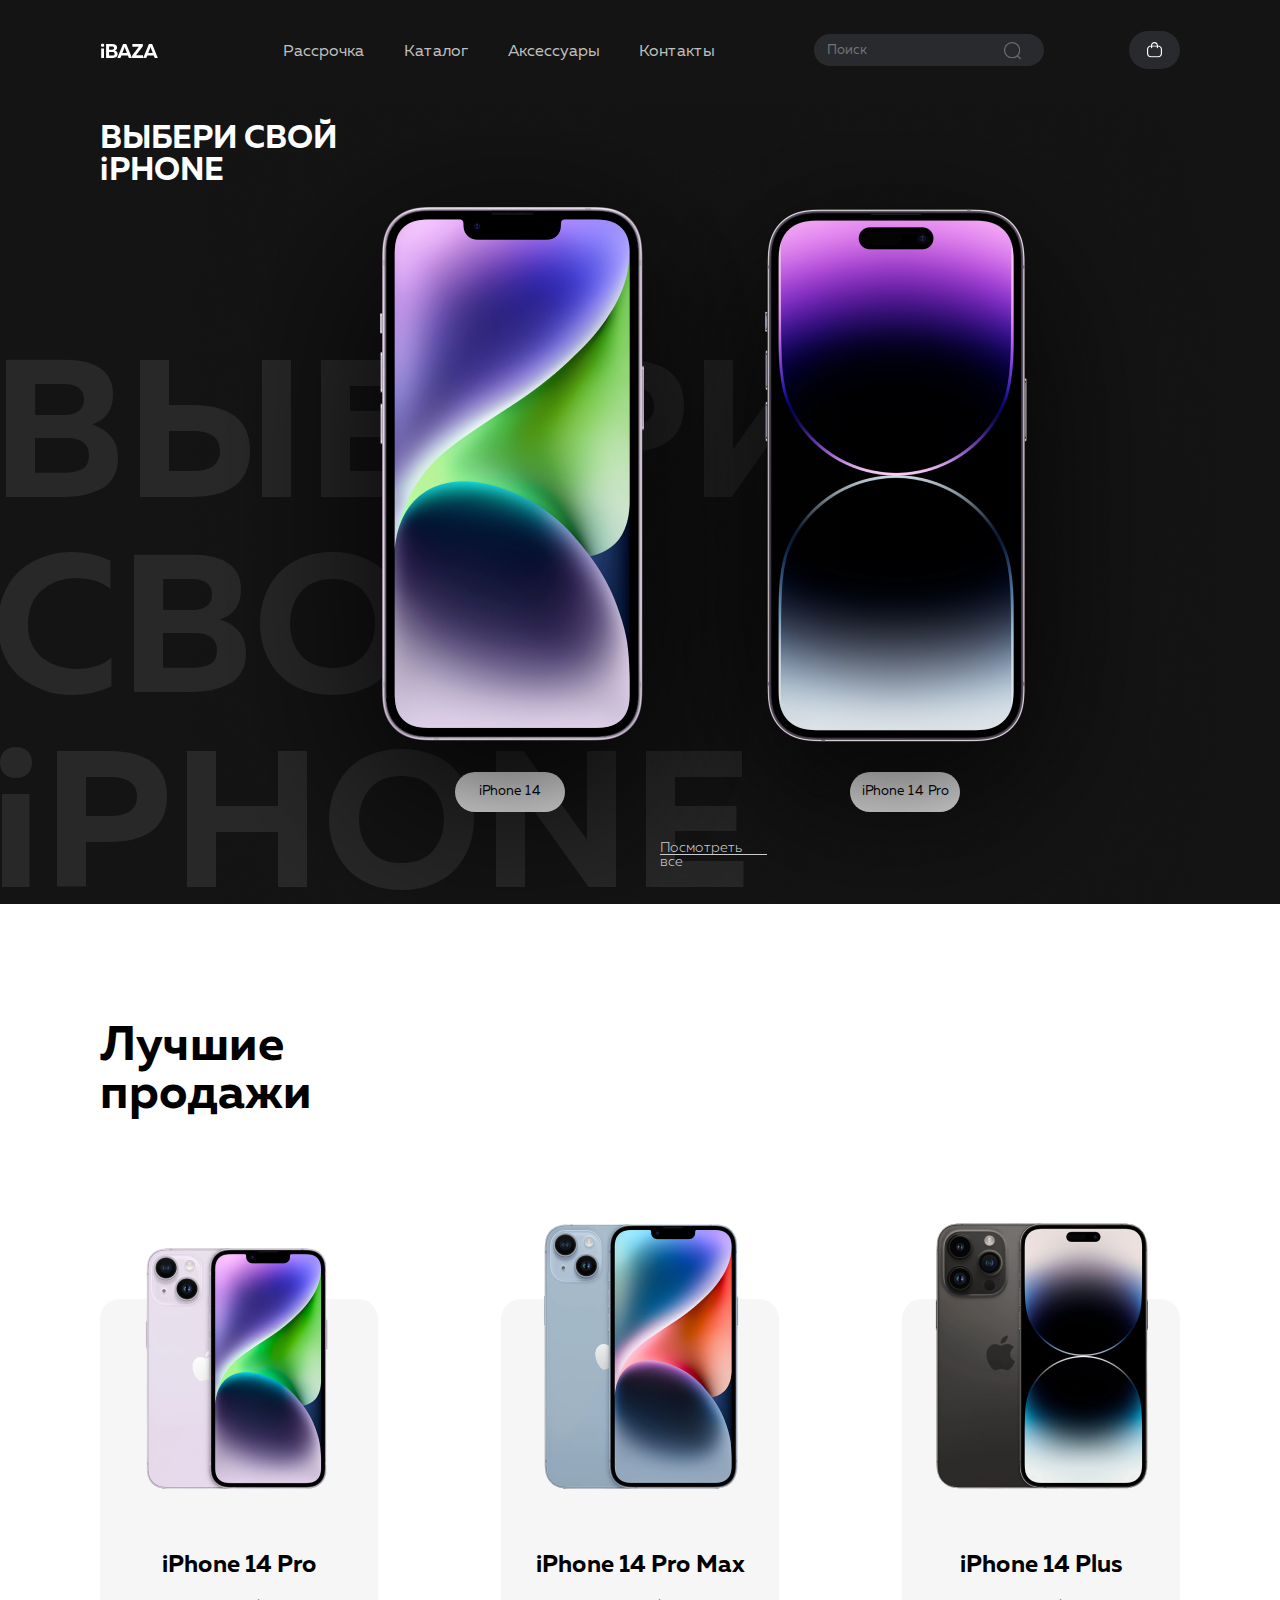
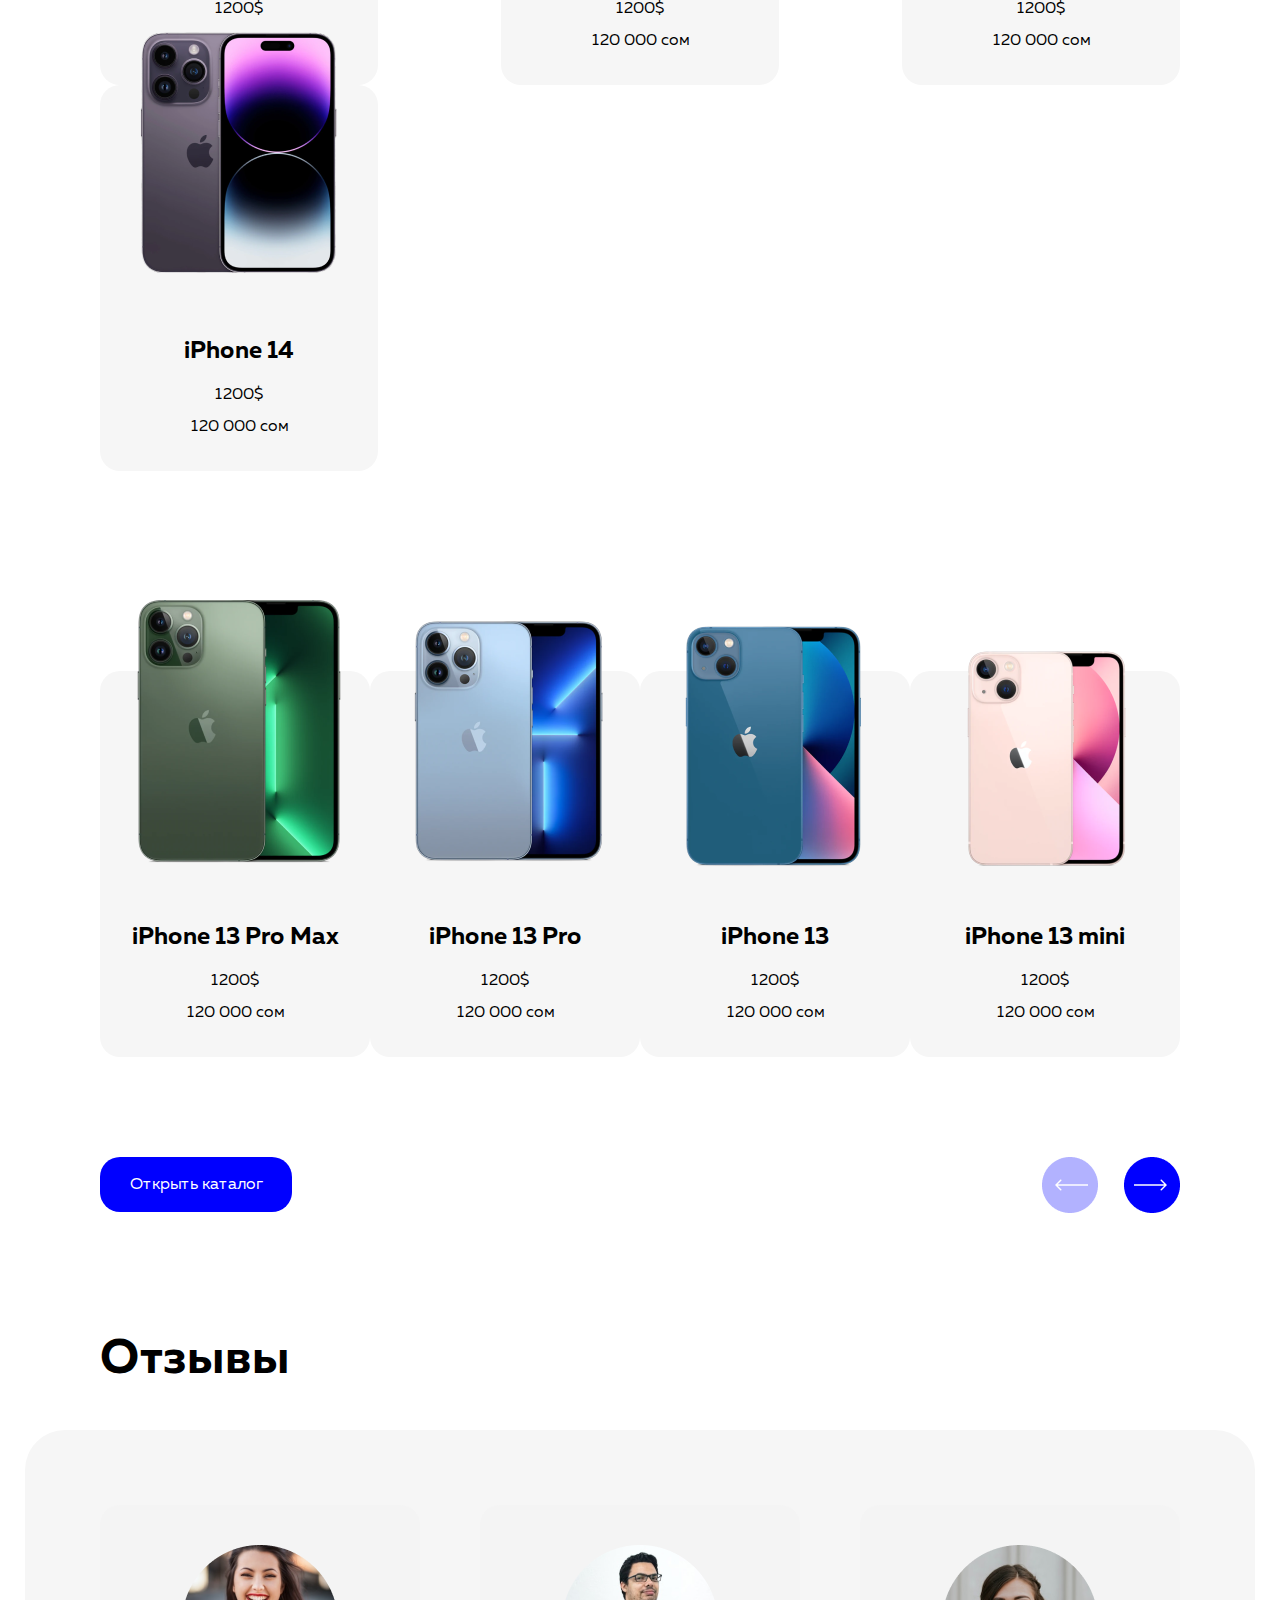
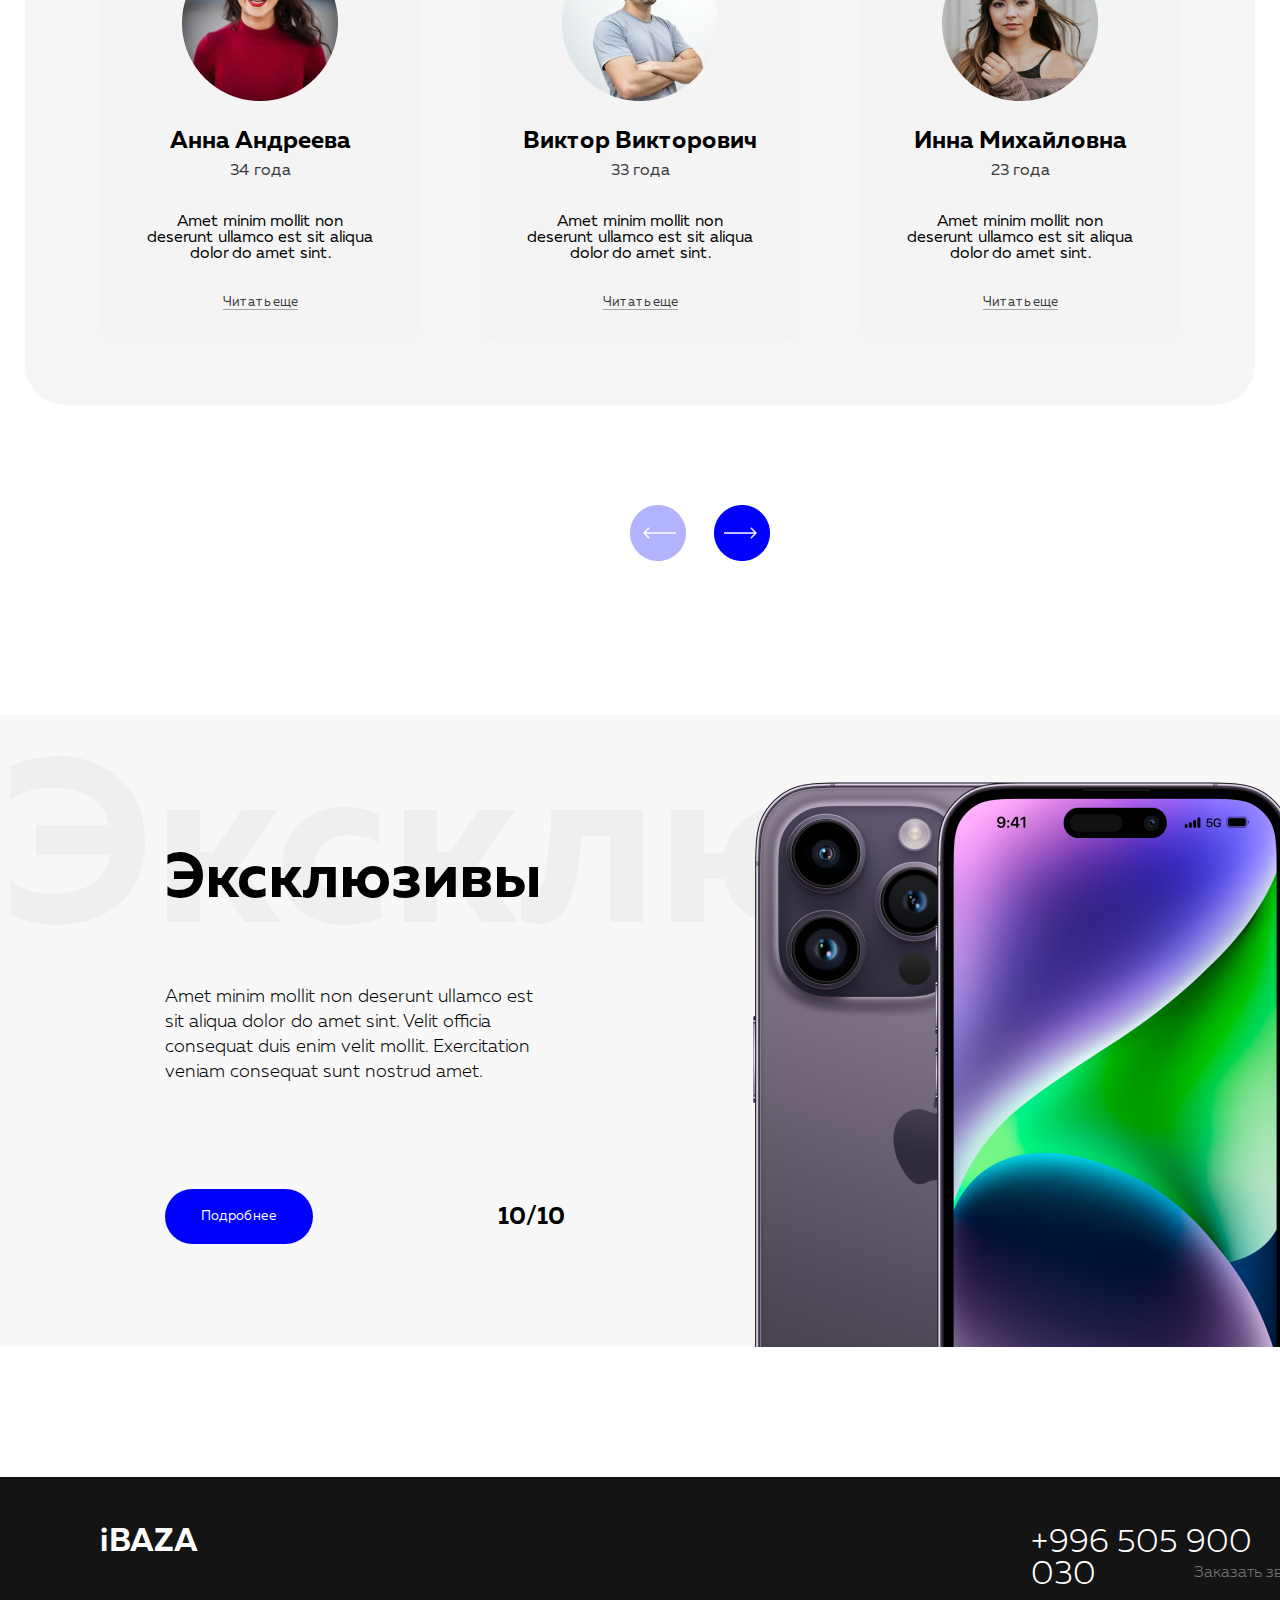
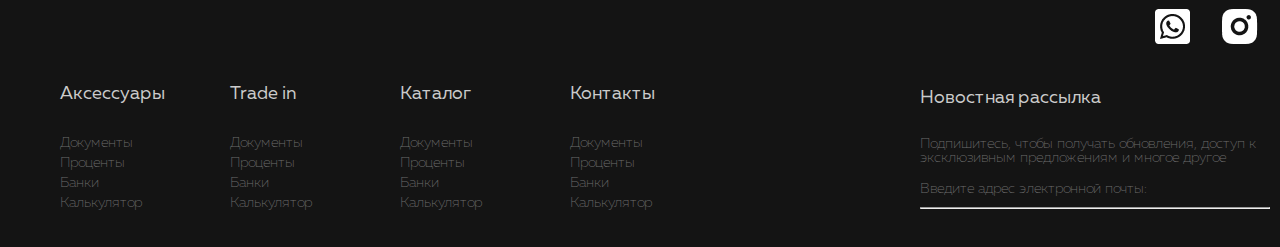
<file: index.html>
<!DOCTYPE html>
<html lang="en">
  <head>
    <meta charset="UTF-8" />
    <meta name="viewport" content="width=device-width" />
    <link rel="stylesheet" href="style.css" />
    <title>IBAZA</title>
  </head>
  <head>
    <link rel="shortcut icon" href="png-apple-logo-9707.png" type="image/png" />
  </head>
  <body>
    <header>
      <div class="container">
        <div class="logo5">
          <a href="#"> <img src="iBAZA.svg" alt="" /> </a>
        </div>

        <nav class="navbar-wrap">
          <ul class="navbar">
            <li><a href="#">Рассрочка </a></li>
            <li><a href="/index2.html">Каталог </a></li>
            <li><a href="#">Аксессуары </a></li>
            <li><a href="#">Контакты </a></li>
          </ul>
        </nav>

        <div class="poisk">
          <input type="text" placeholder=" Поиск" />
          <img class="poisk__svg" src="Search.svg" alt="" />
        </div>
        <div class="logo7">
          <a href="#"> <img src="Корзина.svg" alt="" /> </a>
        </div>
        <button1 class="mobile">
          <img src="Group 79.png" alt="" />
        </button1>
      </div>
    </header>
    <div class="container-1">
      <div class="logo-1">
        <h1>ВЫБЕРИ СВОЙ iPHONE</h1>
      </div>
      <div class="textIP">
        <h2>ВЫБЕРИ СВОЙ iPHONE</h2>
      </div>
      <div class="img">
        <div class="img1"><img class="imgk" src="iPhone 14.png" alt="" /></div>

        <div class="img2"><img src="iPhone 14 Pro.png" alt="" /></div>
      </div>
      <!-- <div class="arrow">
        <img src="Arrow - Left Circle.png" alt="">
        <img class="arrow1" src="Arrow - Right Circle.png" alt="">
      </div> -->
      <div class="buttton_flex">
        <div><button>iPhone 14</button></div>
        <div><button class="iphone_flex">iPhone 14 Pro</button></div>
      </div>
      <div class="see">
        <a href=""> <h1>Посмотреть все</h1> </a>
      </div>
    </div>
    <div class="container-2">
      <div class="best">
        <h1>Лучшие продажи</h1>
      </div>

      <div class="box">
        <div class="box9">
          <div class="imgz">
            <img
              src="/img/iphone-14-finish-select-202209-6-1inch-purple.png"
              alt=""
            />
          </div>
          <h3>iPhone 14 Pro</h3>
          <p>1200$</p>
          <p>120 000 сом</p>
        </div>
        <div class="box1">
          <div class="imgz1">
            <img
              src="img/iphone-14-finish-select-202209-6-7inch-blue.png"
              alt=""
            />
          </div>
          <h3>iPhone 14 Pro Max</h3>
          <p>1200$</p>
          <p>120 000 сом</p>
        </div>
        <div class="box1">
          <div class="imgz11">
            <img
              src="/img/iphone-14-pro-finish-select-202209-6-7inch-spaceblack_Qjv0Azl.png"
              alt=""
            />
          </div>
          <h3>iPhone 14 Plus</h3>
          <p>1200$</p>
          <p>120 000 сом</p>
        </div>
        <div class="box1">
          <div class="imgz">
            <img
              src="img/iphone-14-pro-storage-select-202209-6-1inch-deeppurple_Zck3C2R.png"
              alt=""
            />
          </div>
          <h3>iPhone 14</h3>
          <p>1200$</p>
          <p>120 000 сом</p>
        </div>
      </div>

      <div class="boxz">
        <div class="box2">
          <div class="imgz2">
            <img src="img/iphone-13-pro-max-green-select.png" alt="" />
          </div>
          <h3>iPhone 13 Pro Max</h3>
          <p>1200$</p>
          <p>120 000 сом</p>
        </div>
        <div class="box2">
          <div class="imgz3">
            <img src="img/iphone-13-pro-blue-select.png" alt="" />
          </div>

          <h3>iPhone 13 Pro</h3>
          <p>1200$</p>
          <p>120 000 сом</p>
        </div>
        <div class="box2">
          <div class="imgz3">
            <img src="img/iphone-13-blue-select-2021_QT6ur4J.png" alt="" />
          </div>

          <h3>iPhone 13</h3>
          <p>1200$</p>
          <p>120 000 сом</p>
        </div>
        <div class="box2">
          <div class="imgz4">
            <img src="img/iphone-13-mini-pink-select-2021.png" alt="" />
          </div>

          <h3>iPhone 13 mini</h3>
          <p>1200$</p>
          <p>120 000 сом</p>
        </div>
      </div>
      <div class="button1">
        <div><button>Открыть каталог</button></div>
        <div class="strel"><img src="Стрелки.png" alt="" /></div>
      </div>
    </div>
    <div class="container-3">
      <div class="best"><h1>Отзывы</h1></div>
      <div class="box3">
        <div class="box-3">
          <div class="boxed1">
            <img src="img1/Ellipse 5 (1).png" alt="" />
            <h3>Анна Андреева</h3>
            <p2>34 года</p2>
            <div class="texted">
              <p>
                Amet minim mollit non deserunt ullamco est sit aliqua dolor do
                amet sint.
              </p>
              <p1>Читать еще</p1>
            </div>
          </div>
        </div>
        <div class="box-4">
          <div class="boxed1">
            <img src="img1/Ellipse 5 (2).png" alt="" />
            <h3>Виктор Викторович</h3>
            <p2>33 года</p2>
            <div class="texted">
              <p>
                Amet minim mollit non deserunt ullamco est sit aliqua dolor do
                amet sint.
              </p>
              <p1>Читать еще</p1>
            </div>
          </div>
        </div>
        <div class="box-4">
          <div class="boxed1">
            <img src="img1/Ellipse 5 (3).png" alt="" />
            <h3>Инна Михайловна</h3>
            <p2>23 года</p2>
            <div class="texted">
              <p>
                Amet minim mollit non deserunt ullamco est sit aliqua dolor do
                amet sint.
              </p>
              <p1>Читать еще</p1>
            </div>
          </div>
        </div>
      </div>
      <div class="png2">
        <a href="#"><img src="png/Group 168.png" alt="" /></a>
        <a href="#"><img src="png/Group 169.png" alt="" /></a>
      </div>
    </div>
    <div class="container-4">
      <h5>Эксклюзивы</h5>
      <h4>Эксклюзивы</h4>
      <p>
        Amet minim mollit non deserunt ullamco est sit aliqua dolor do amet
        sint. Velit officia consequat duis enim velit mollit. Exercitation
        veniam consequat sunt nostrud amet.
      </p>
      <div class="button2">
        <button>Подробнее</button>
        <h9>10/10</h9>
      </div>
      <div class="iphonimg">
        <img src="iPhone 14 pro free mockup 1.png" alt="" />
      </div>
    </div>
    <footer>
      <div class="container-5">
        <div class="logo1">
          <h1>iBAZA</h1>
          <div class="number">
            <h2>+996 505 900 030</h2>
            <p>Заказать звонок</p>
            <div class="arrow-1"></div>
          </div>
        </div>
        <div class="futimg">
          <img src="fut/Vector.png" alt="" />
          <img src="fut/Vector (1).png" alt="" />
          <img src="fut/Vector (2).png" alt="" />
        </div>
        <div class="boxing1">
          <div class="boxing">
            <h6>Аксессуары</h6>
            <p9>Документы</p9>
            <p9>Проценты</p9>
            <p9>Банки</p9>
            <p9>Калькулятор</p9>
          </div>
          <div class="boxing">
            <h6>Trade in</h6>
            <p9>Документы</p9>
            <p9>Проценты</p9>
            <p9>Банки</p9>
            <p9>Калькулятор</p9>
          </div>
          <div class="boxing">
            <h6>Каталог</h6>
            <p9>Документы</p9>
            <p9>Проценты</p9>
            <p9>Банки</p9>
            <p9>Калькулятор</p9>
          </div>
          <div class="boxing">
            <h6>Контакты</h6>
            <p9>Документы</p9>
            <p9>Проценты</p9>
            <p9>Банки</p9>
            <p9>Калькулятор</p9>
          </div>
        </div>
        <div class="boxing2">
          <div class="boxing3">
            <h6>Новостная рассылка</h6>
            <p>
              Подпишитесь, чтобы получать обновления, доступ к эксклюзивным
              предложениям и многое другое
            </p>
            <p9>Введите адрес электронной почты:</p9>
            <hr />
          </div>
        </div>
      </div>
    </footer>
  </body>
</html>
</file>
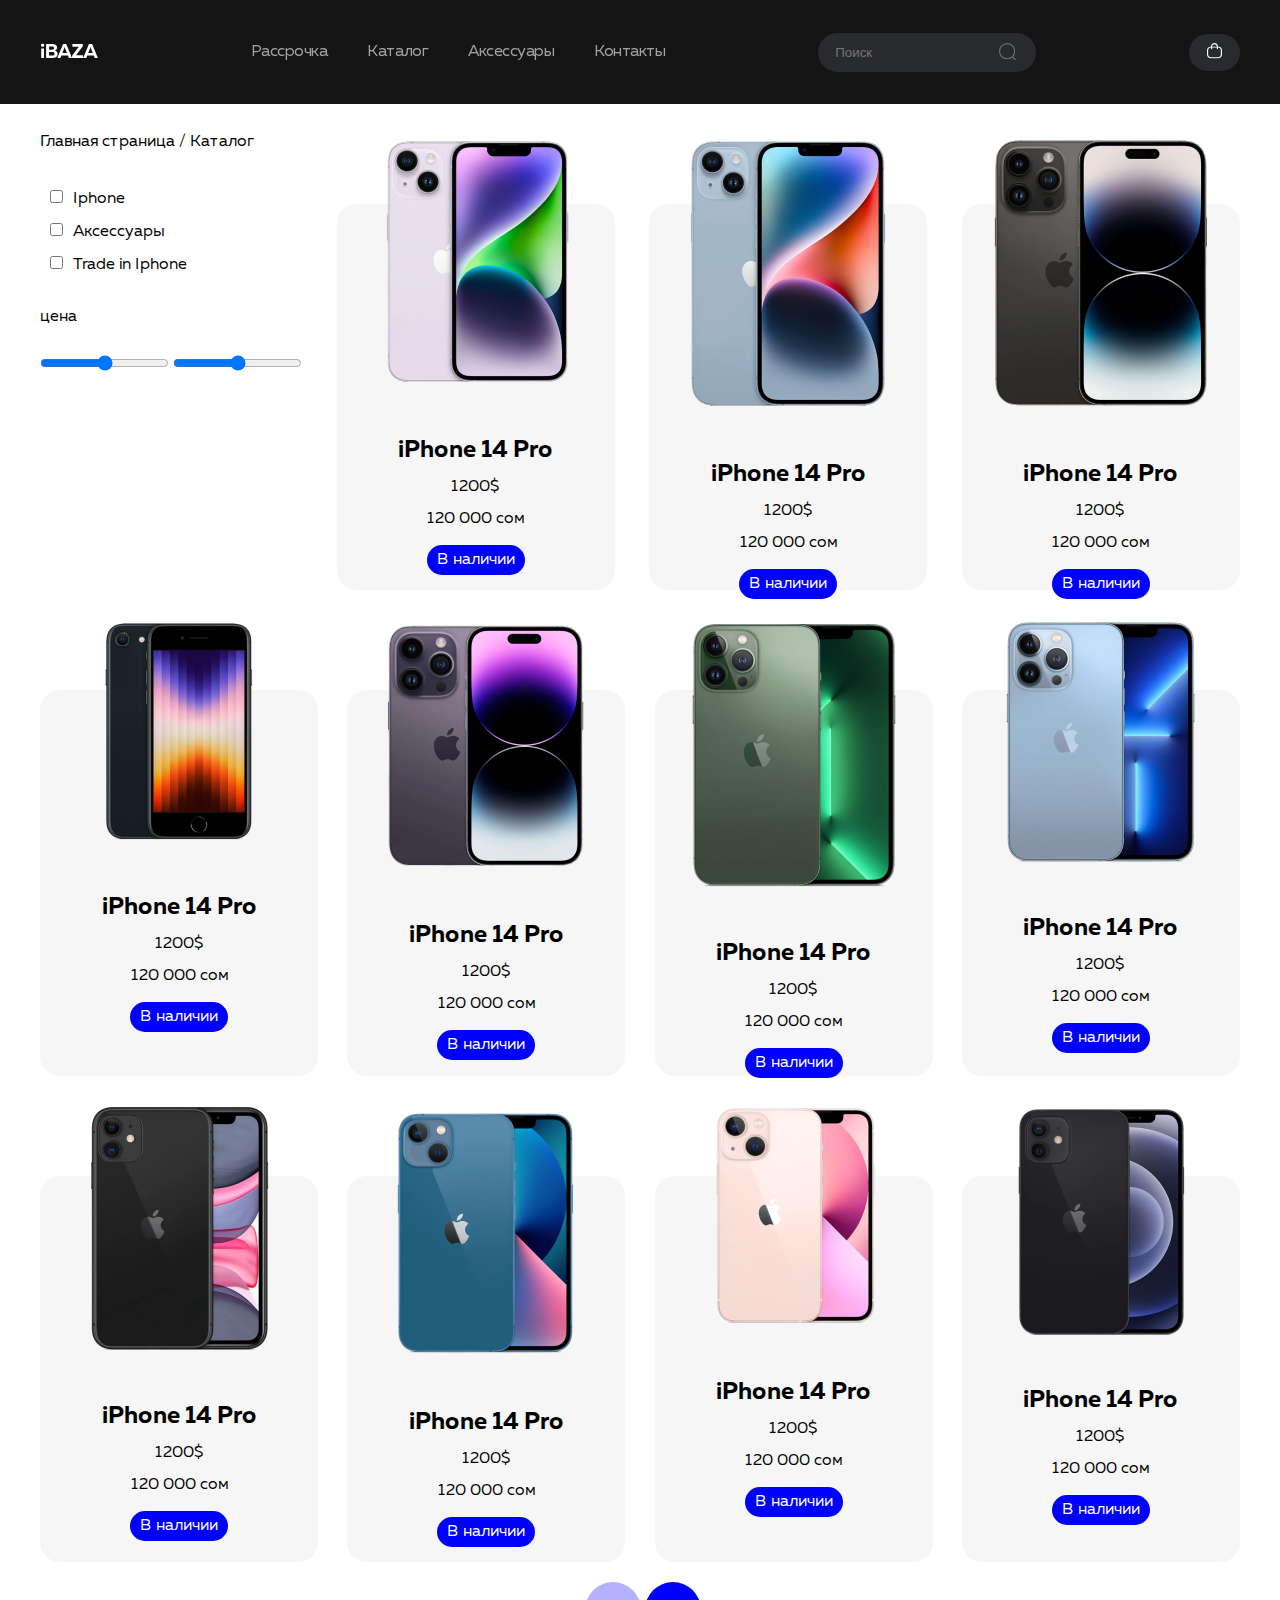
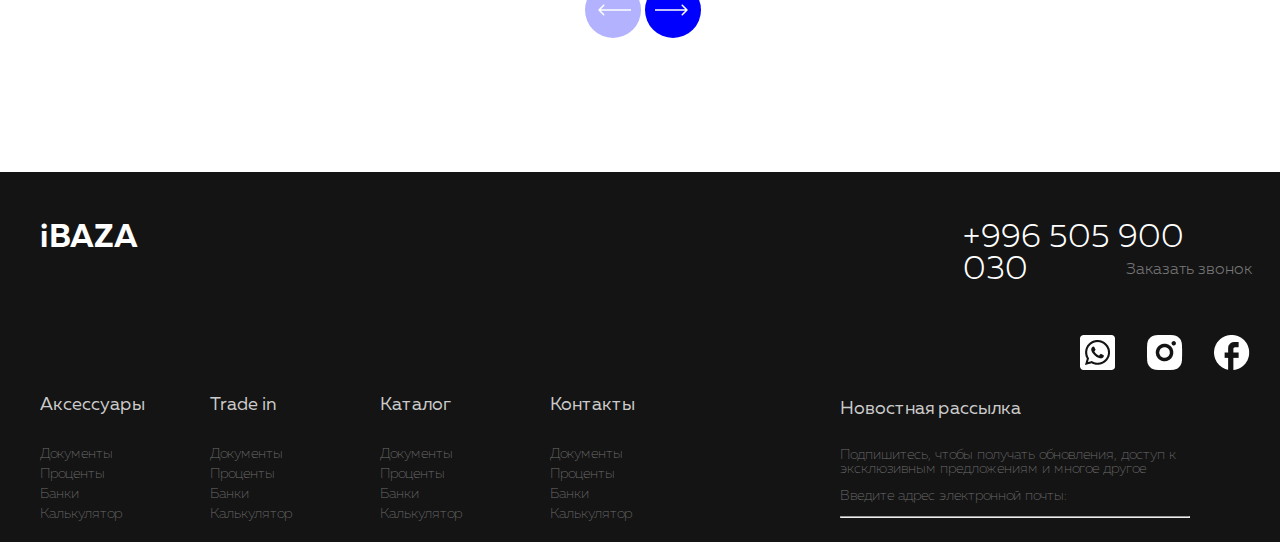
<file: index2.html>
<!DOCTYPE html>
<html lang="en">
  <head>
    <meta charset="UTF-8" />
    <meta name="viewport" content="width=device-width, initial-scale=1.0" />
    <link rel="stylesheet" href="main.css" />
    <title>Catalog</title>
  </head>
  <body>
    <header>
      <div class="container">
        <div class="logo">
          <img src="iBAZA.svg" alt="" />
        </div>
        <nav class="desktop">
          <li>Рассрочка</li>
          <li>Каталог</li>
          <li>Аксессуары</li>
          <li>Контакты</li>
        </nav>
        <div class="search desktop">
          <input type="text" placeholder="Поиск" />
        </div>
        <button>
          <img src="Bag 2.svg" alt="" />
        </button>
        <button class="mobile">
          <img src="Group 79.png" alt="" />
        </button>
      </div>
    </header>

    <main>
      <div class="container">
        <div class="filter">
          <p>Главная страница / Каталог</p>
          <form action="">
            <input type="checkbox" class="chek" name="" id="chek" /><label
              for="chek"
              >Iphone</label
            >
            <br />
            <input type="checkbox" class="chek" name="" id="chek1" /><label
              for="chek1"
              >Аксессуары</label
            >
            <br />
            <input type="checkbox" class="chek" name="" id="chek2" /><label
              for="chek2"
              >Trade in Iphone</label
            >
          </form>
          <div>
            <p>цена</p>
            <input type="range" name="" id="" />
            <input type="range" name="" id="" />
          </div>
        </div>
        <div class="ramka">
          <img
            src="iphone-14-finish-select-202209-6-1inch-purple (1).png"
            alt=""
          />
          <h3>iPhone 14 Pro</h3>
          <p>1200$</p>
          <p>120 000 сом</p>
          <span class="yes">В наличии</span>
        </div>
        <div class="ramka">
          <img
            src="/iphonee/iphone-14-finish-select-202209-6-7inch-blue (1).png"
            alt=""
          />
          <h3>iPhone 14 Pro</h3>
          <p>1200$</p>
          <p>120 000 сом</p>
          <span class="yes">В наличии</span>
        </div>
        <div class="ramka">
          <img
            src="/iphonee/iphone-14-pro-finish-select-202209-6-7inch-spaceblack_Qjv0Azl (1).png"
            alt=""
          />
          <h3>iPhone 14 Pro</h3>
          <p>1200$</p>
          <p>120 000 сом</p>
          <span class="yes">В наличии</span>
        </div>
        <div class="ramka">
          <img
            src="/iphonee/iphone-14-pro-storage-select-202209-6-1inch-deeppurple_Zck3C2R (1).png"
            alt=""
          />
          <h3>iPhone 14 Pro</h3>
          <p>1200$</p>
          <p>120 000 сом</p>
          <span class="yes">В наличии</span>
        </div>
        <div class="ramka">
          <img
            src="/iphonee/iphone-14-pro-storage-select-202209-6-1inch-deeppurple_Zck3C2R (2).png"
            alt=""
          />
          <h3>iPhone 14 Pro</h3>
          <p>1200$</p>
          <p>120 000 сом</p>
          <span class="yes">В наличии</span>
        </div>
        <div class="ramka">
          <img src="/iphonee/iphone-13-pro-max-green-select (1).png" alt="" />
          <h3>iPhone 14 Pro</h3>
          <p>1200$</p>
          <p>120 000 сом</p>
          <span class="yes">В наличии</span>
        </div>
        <div class="ramka">
          <img src="/iphonee/iphone-13-pro-blue-select (1).png" alt="" />
          <h3>iPhone 14 Pro</h3>
          <p>1200$</p>
          <p>120 000 сом</p>
          <span class="yes">В наличии</span>
        </div>
        <div class="ramka">
          <img
            src="/iphonee/iphone-14-pro-storage-select-202209-6-1inch-deeppurple_Zck3C2R (3).png"
            alt=""
          />
          <h3>iPhone 14 Pro</h3>
          <p>1200$</p>
          <p>120 000 сом</p>
          <span class="yes">В наличии</span>
        </div>
        <div class="ramka">
          <img
            src="iphonee/iphone-13-blue-select-2021_QT6ur4J (1).png"
            alt=""
          />
          <h3>iPhone 14 Pro</h3>
          <p>1200$</p>
          <p>120 000 сом</p>
          <span class="yes">В наличии</span>
        </div>
        <div class="ramka">
          <img src="iphonee/iphone-13-mini-pink-select-2021 (1).png" alt="" />
          <h3>iPhone 14 Pro</h3>
          <p>1200$</p>
          <p>120 000 сом</p>
          <span class="yes">В наличии</span>
        </div>
        <div class="ramka">
          <img src="iphonee/12-Black 1.png" alt="" />
          <h3>iPhone 14 Pro</h3>
          <p>1200$</p>
          <p>120 000 сом</p>
          <span class="yes">В наличии</span>
        </div>
        <div class="kurs">
          <img src="Group 168.svg" alt="" />
          <img src="Group 169.svg" alt="" />
        </div>
      </div>
    </main>
    <footer>
      <div class="container">
        <div class="logo1">
          <h1>iBAZA</h1>
          <div class="number">
            <h2>+996 505 900 030</h2>
            <p>Заказать звонок</p>
            <div class="arrow-1"></div>
          </div>
        </div>
        <div class="futimg">
          <img src="fut/Vector.png" alt="" />
          <img src="fut/Vector (1).png" alt="" />
          <img src="fut/Vector (2).png" alt="" />
        </div>
        <div class="boxing1">
          <div class="boxing">
            <h6>Аксессуары</h6>
            <p9>Документы</p9>
            <p9>Проценты</p9>
            <p9>Банки</p9>
            <p9>Калькулятор</p9>
          </div>
          <div class="boxing">
            <h6>Trade in</h6>
            <p9>Документы</p9>
            <p9>Проценты</p9>
            <p9>Банки</p9>
            <p9>Калькулятор</p9>
          </div>
          <div class="boxing">
            <h6>Каталог</h6>
            <p9>Документы</p9>
            <p9>Проценты</p9>
            <p9>Банки</p9>
            <p9>Калькулятор</p9>
          </div>
          <div class="boxing">
            <h6>Контакты</h6>
            <p9>Документы</p9>
            <p9>Проценты</p9>
            <p9>Банки</p9>
            <p9>Калькулятор</p9>
          </div>
        </div>
        <div class="boxing2">
          <div class="boxing3">
            <h6>Новостная рассылка</h6>
            <p>
              Подпишитесь, чтобы получать обновления, доступ к эксклюзивным
              предложениям и многое другое
            </p>
            <p9>Введите адрес электронной почты:</p9>
            <hr />
          </div>
        </div>
      </div>
    </footer>
  </body>
</html>
</file>
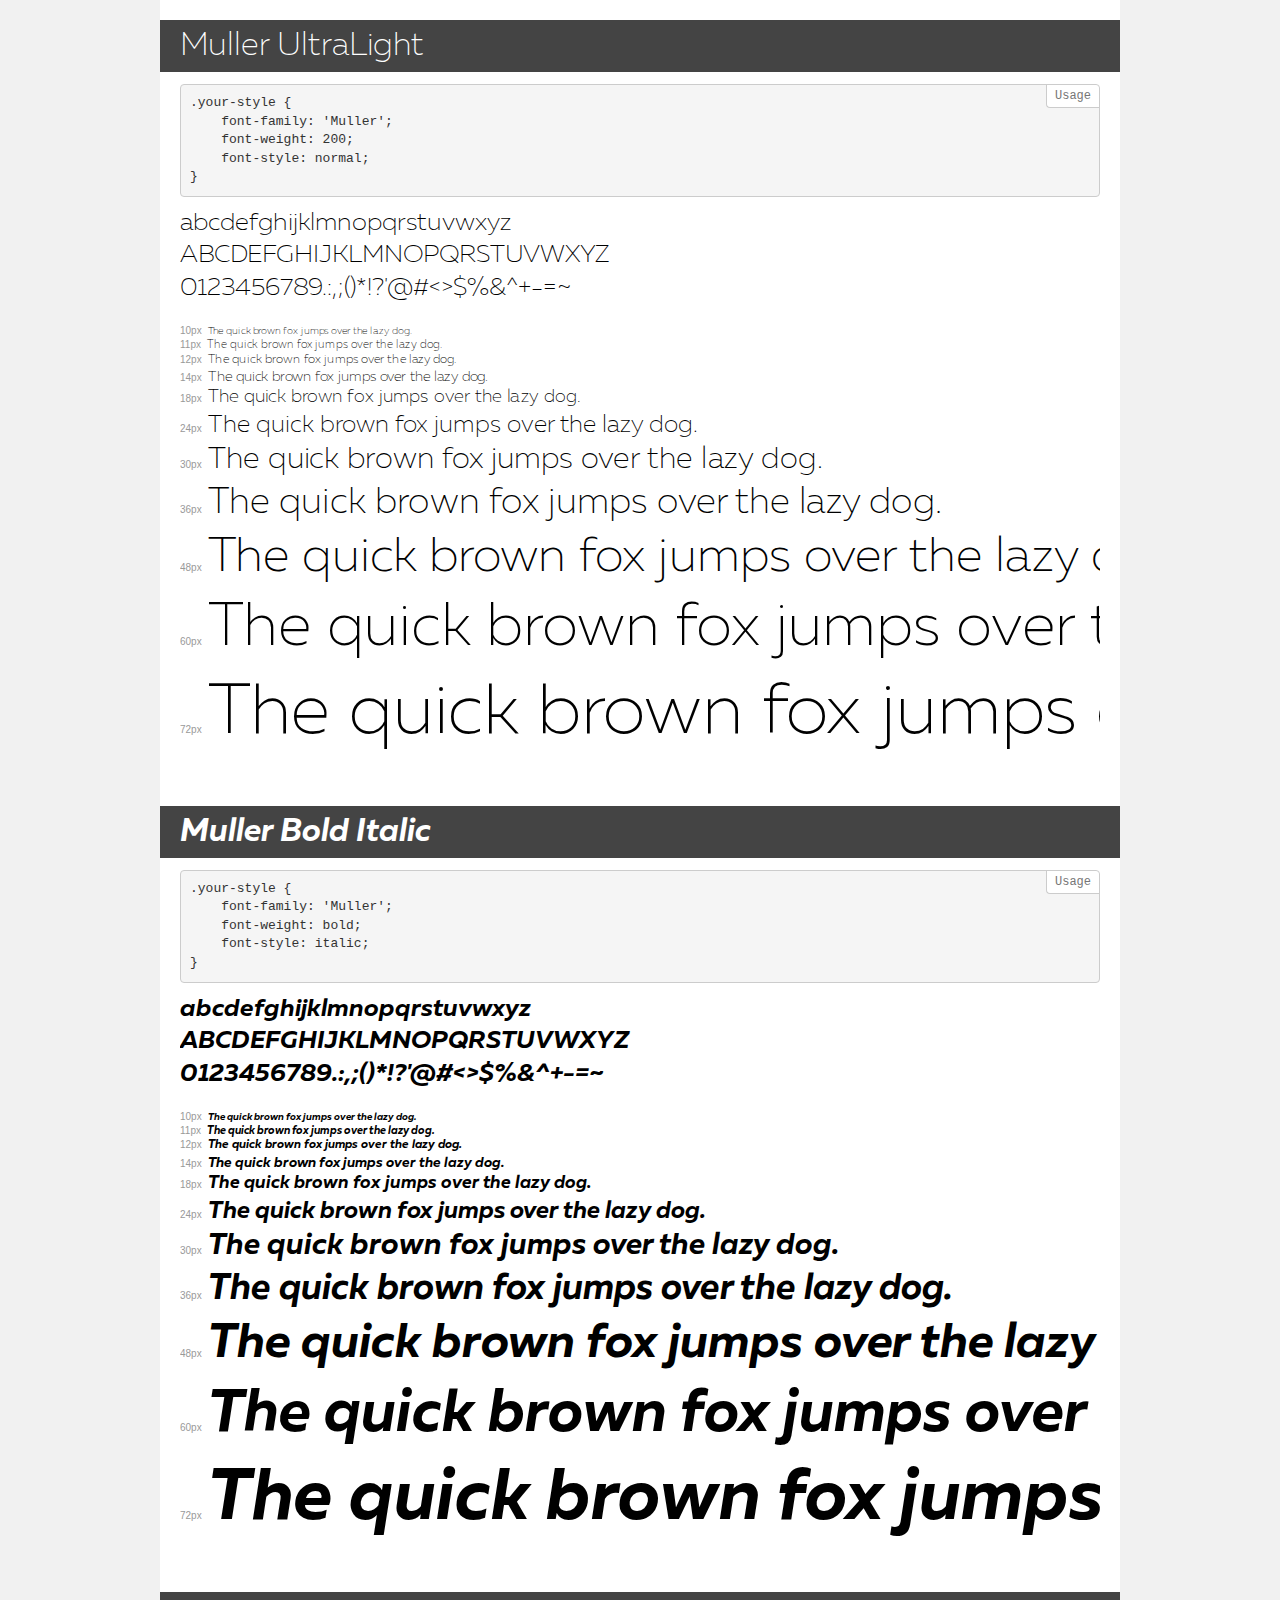
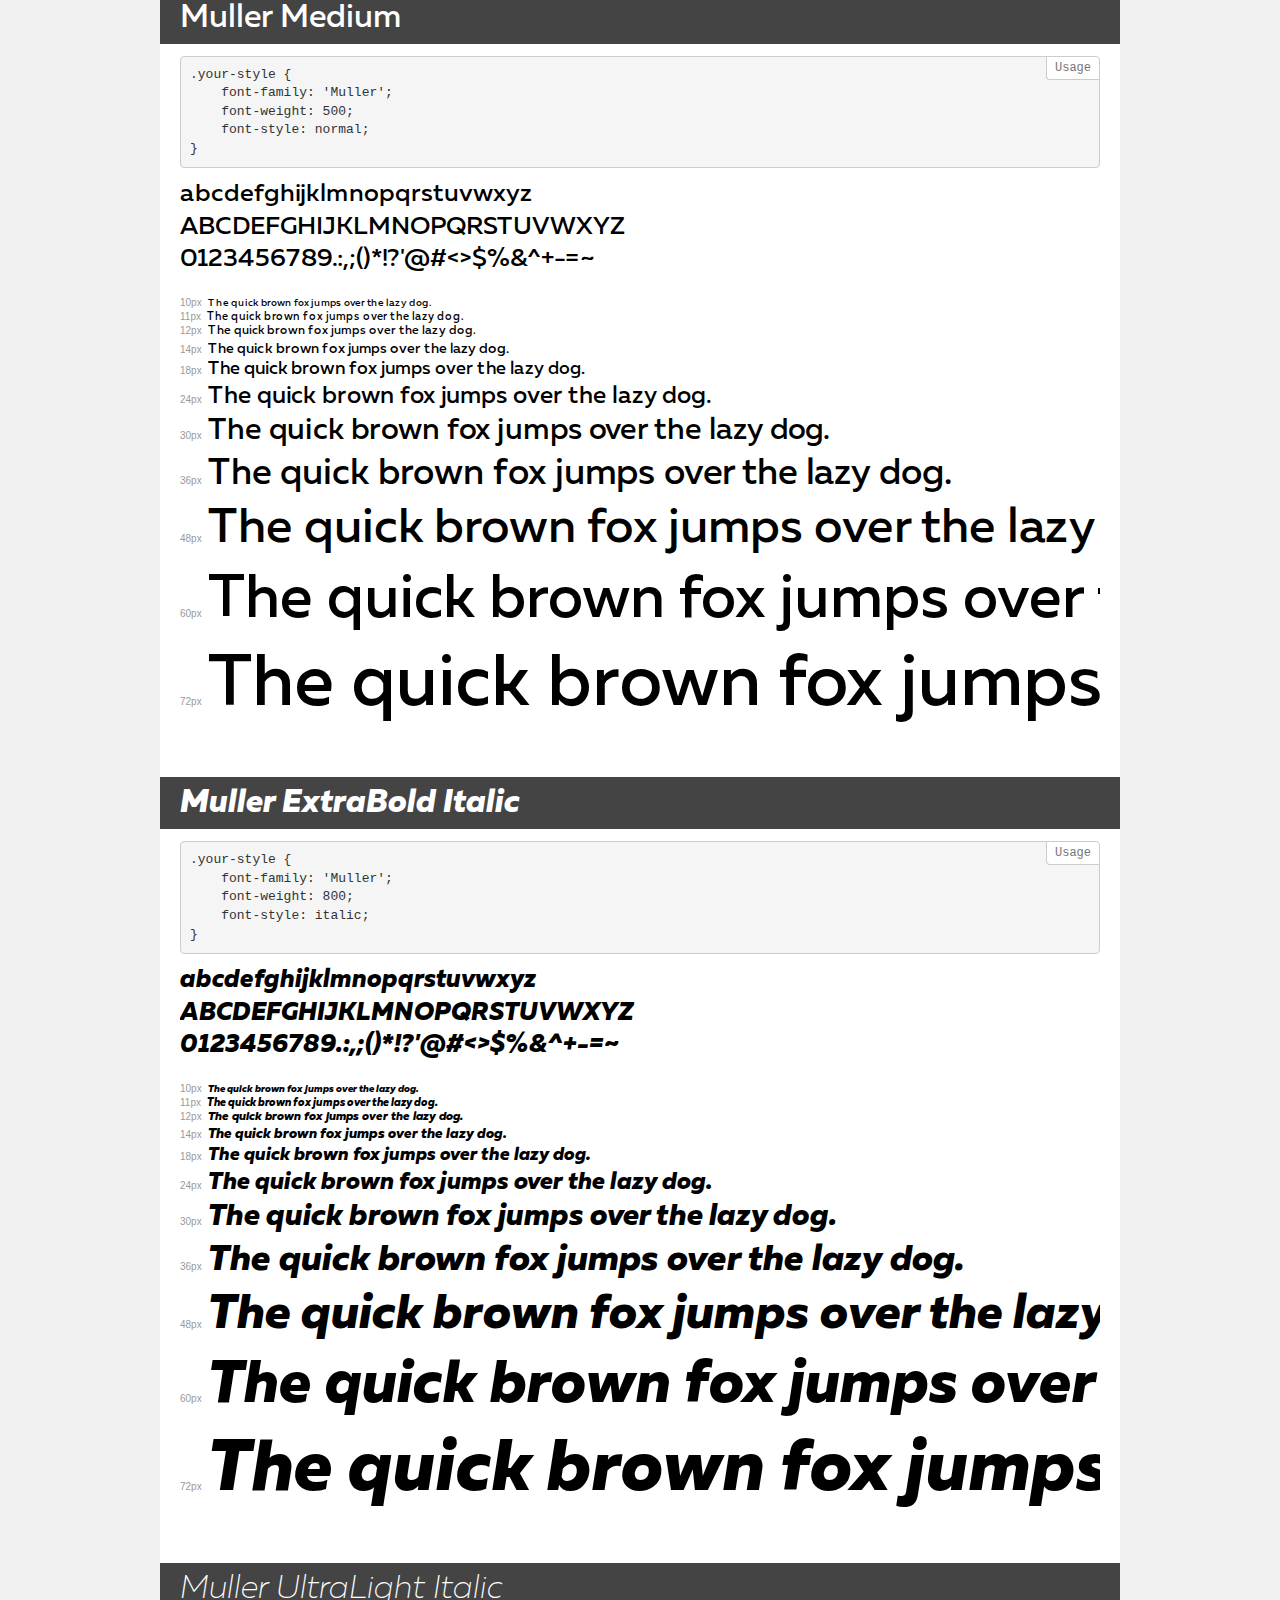
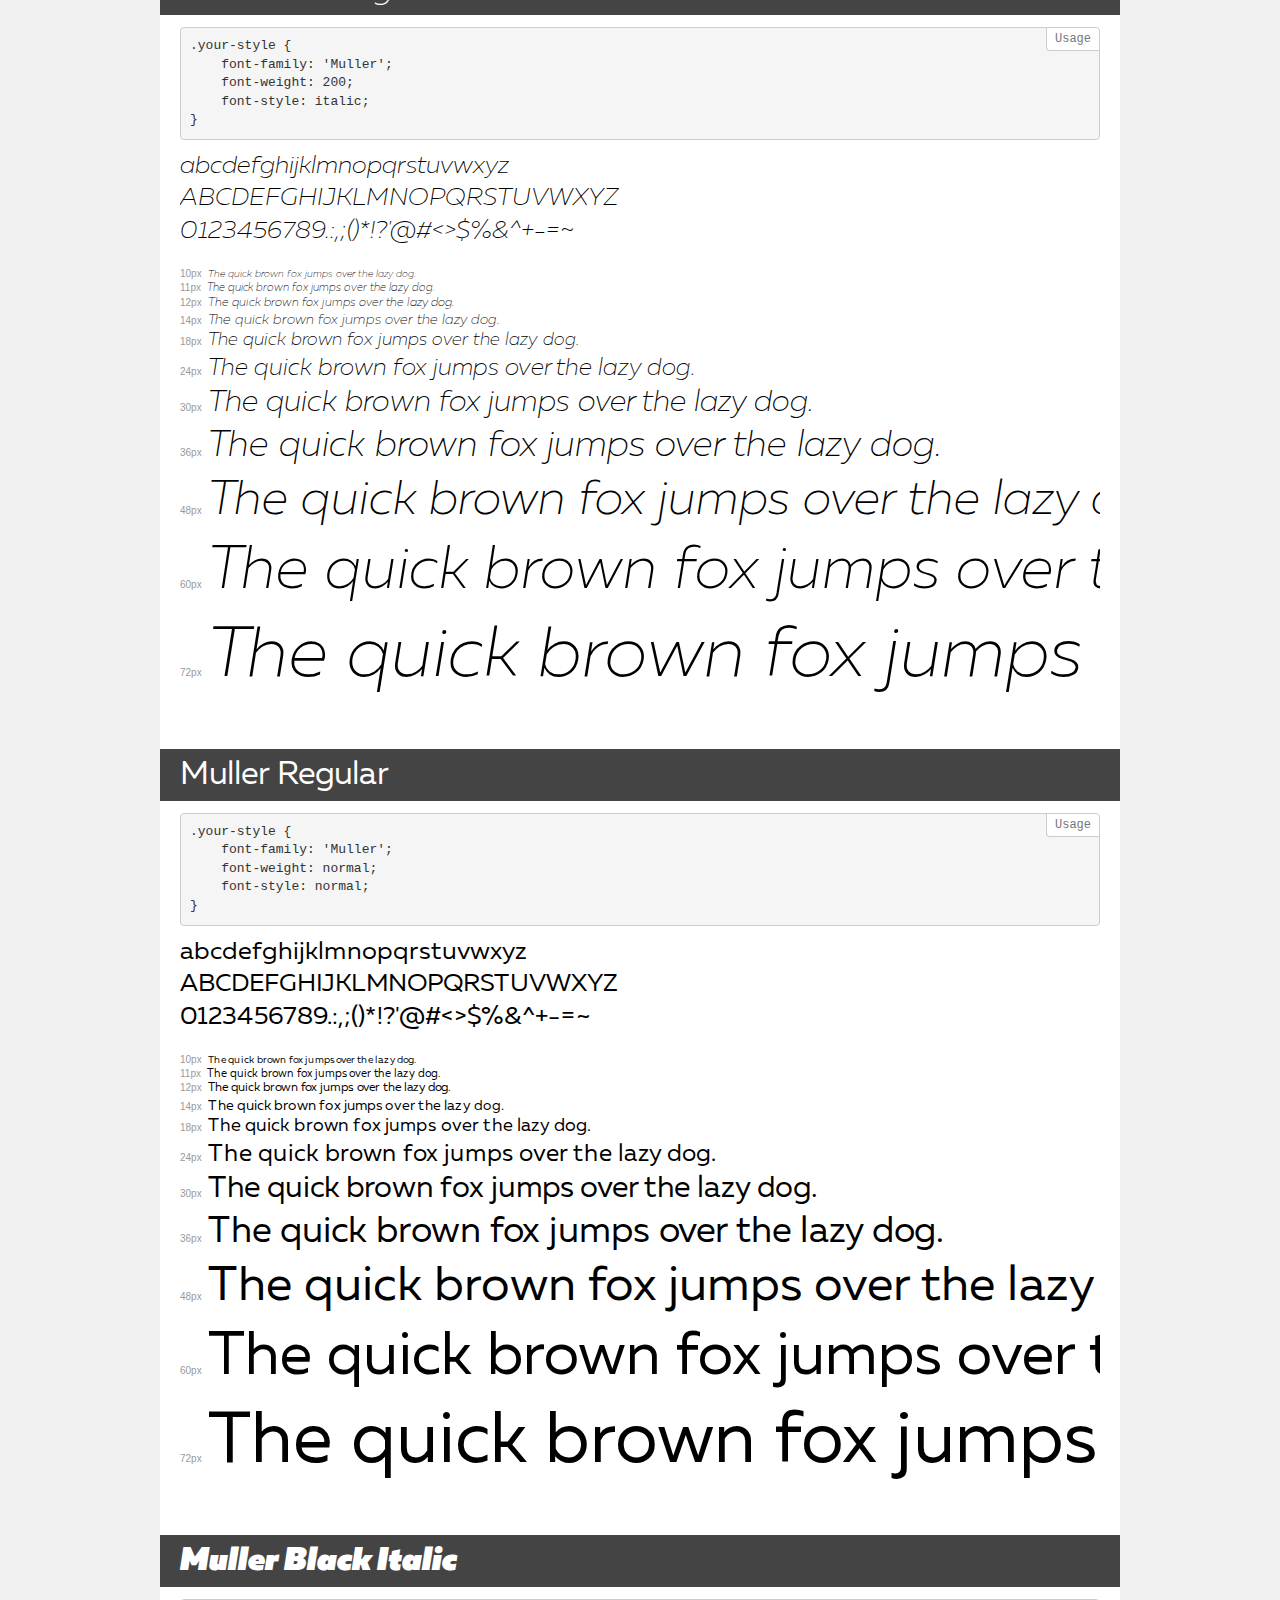
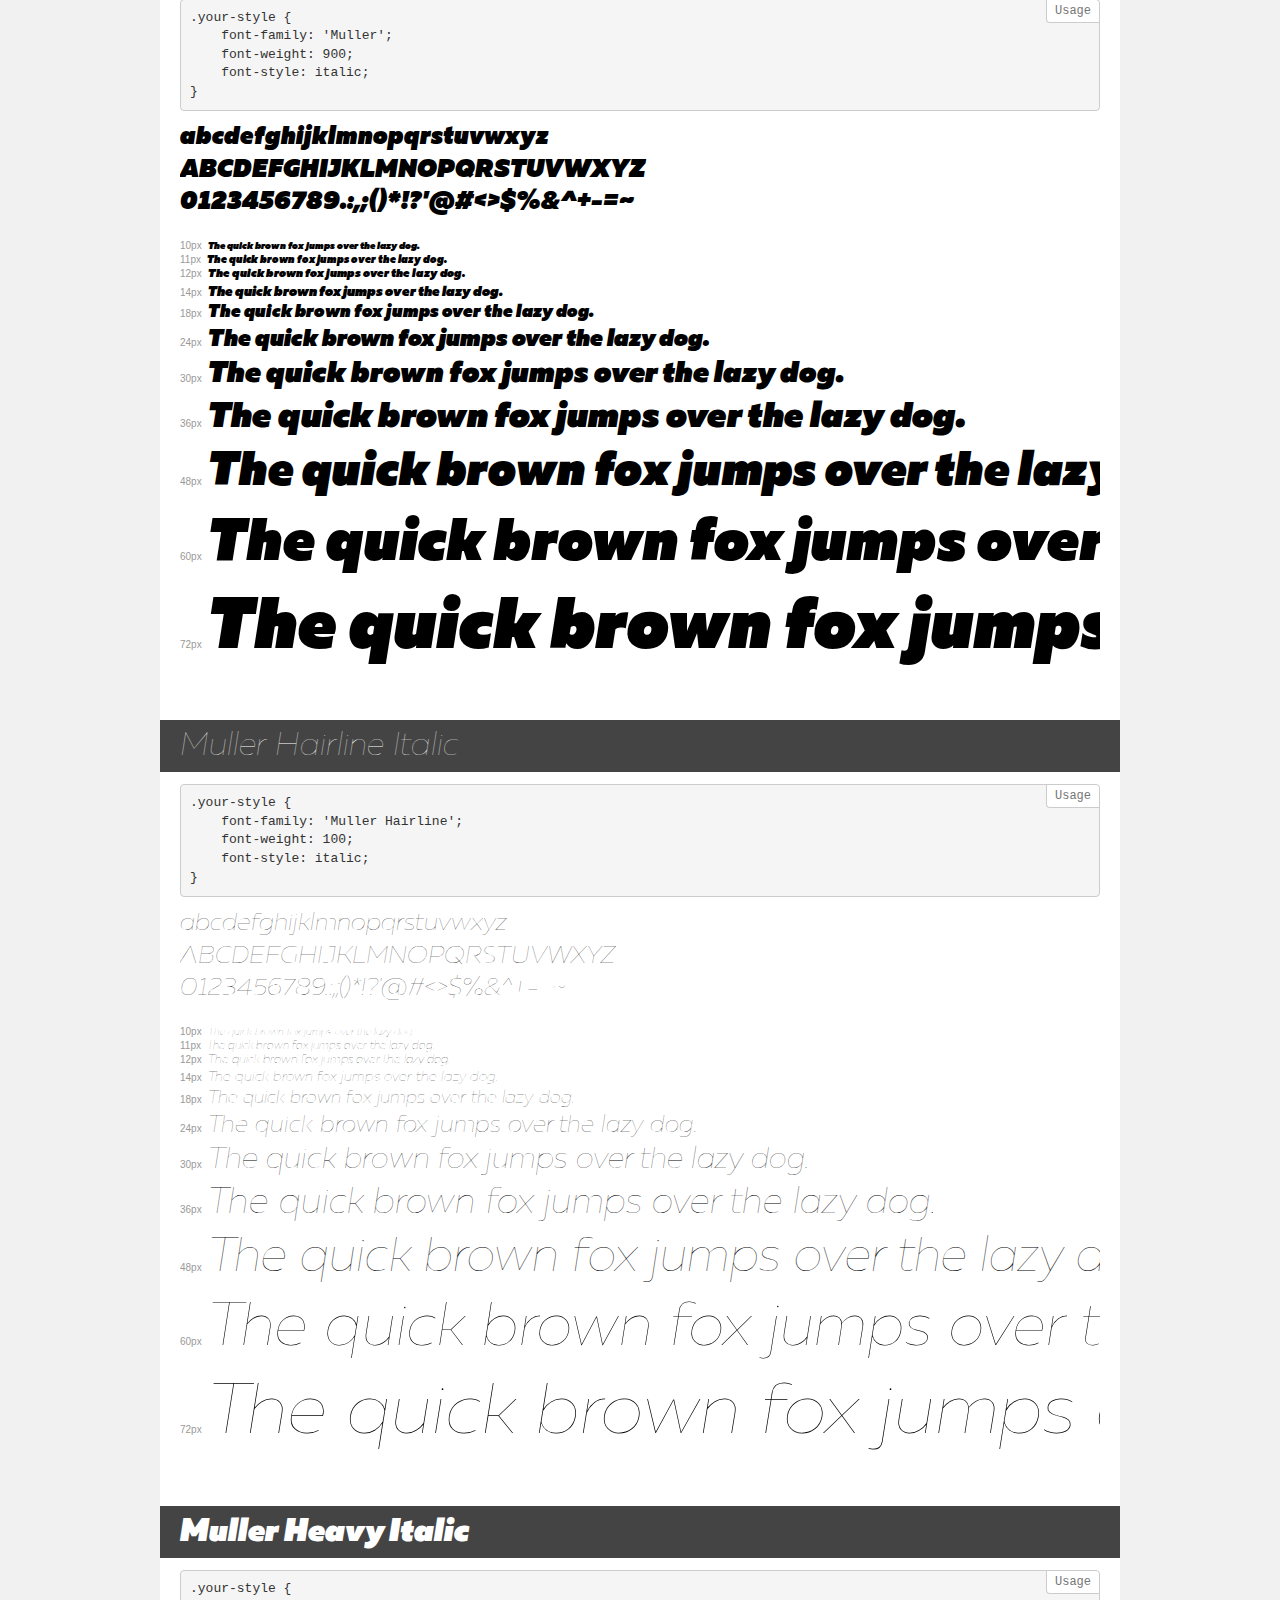
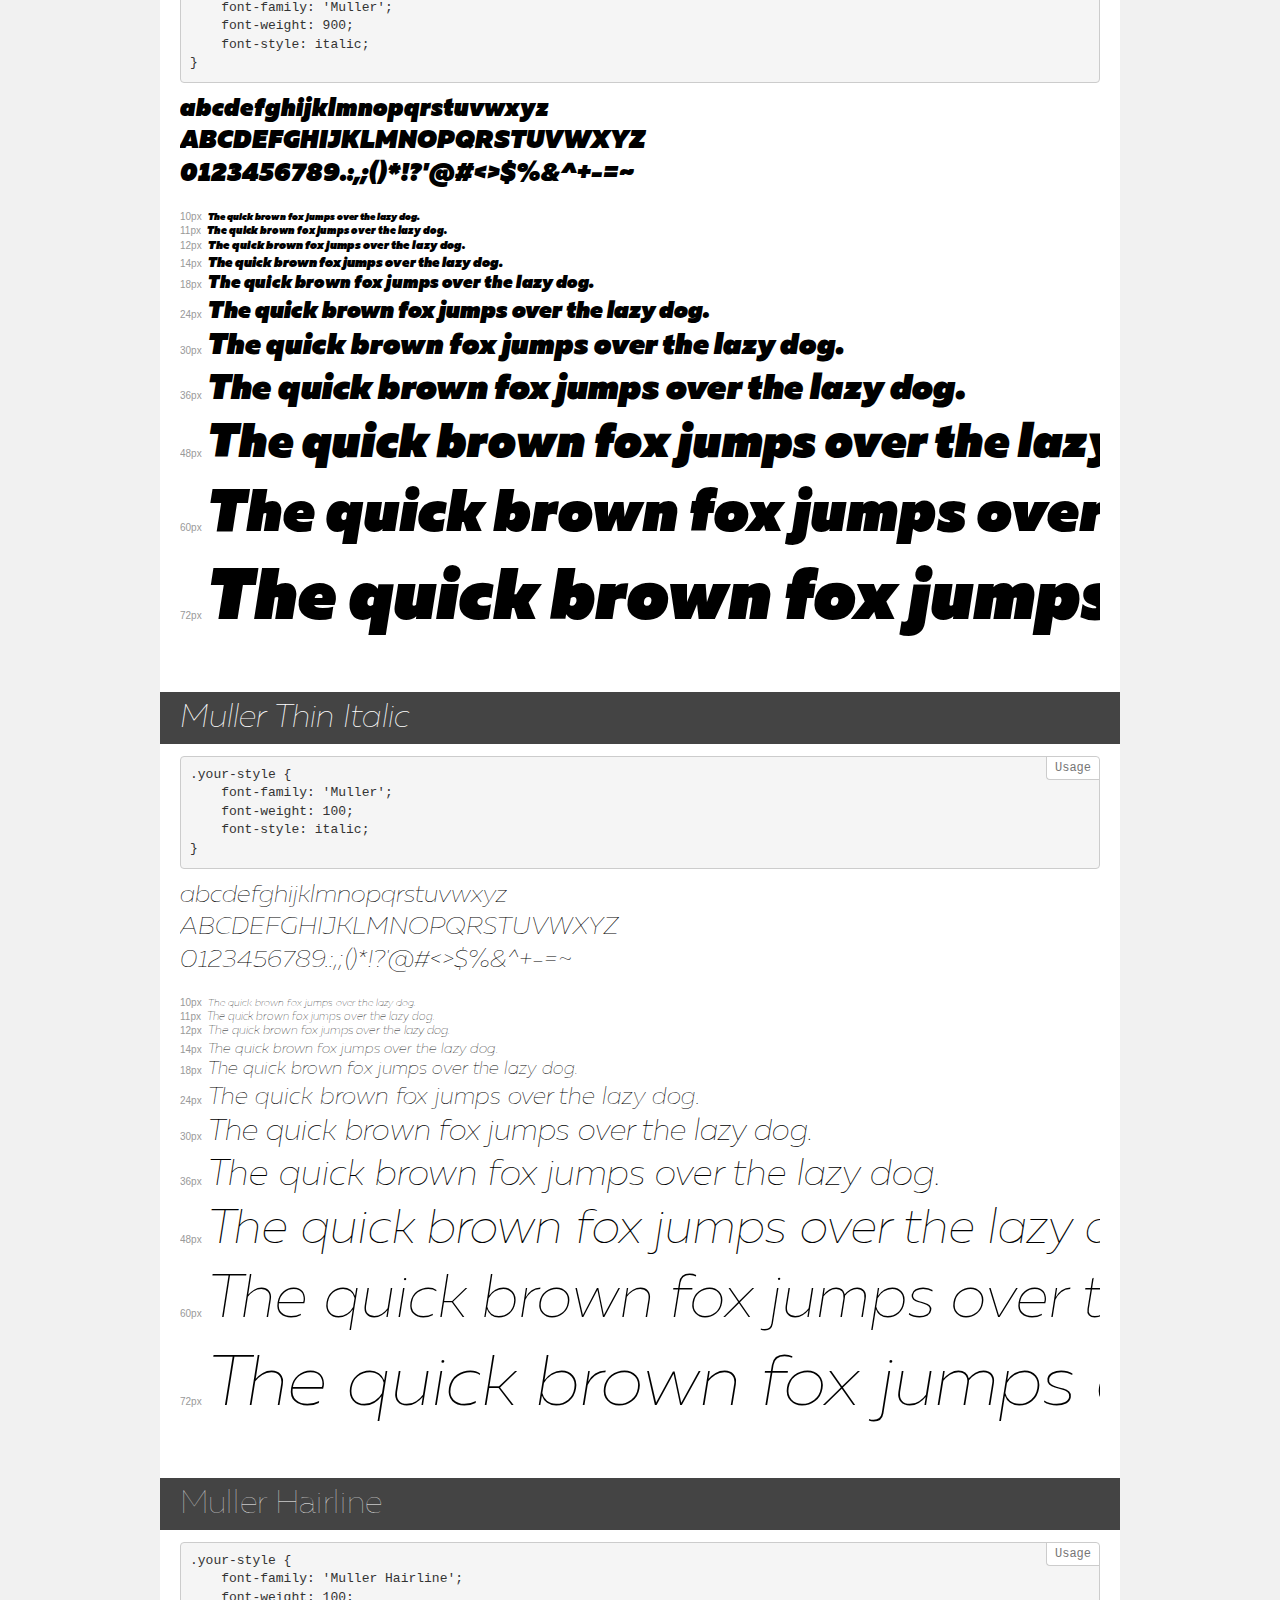
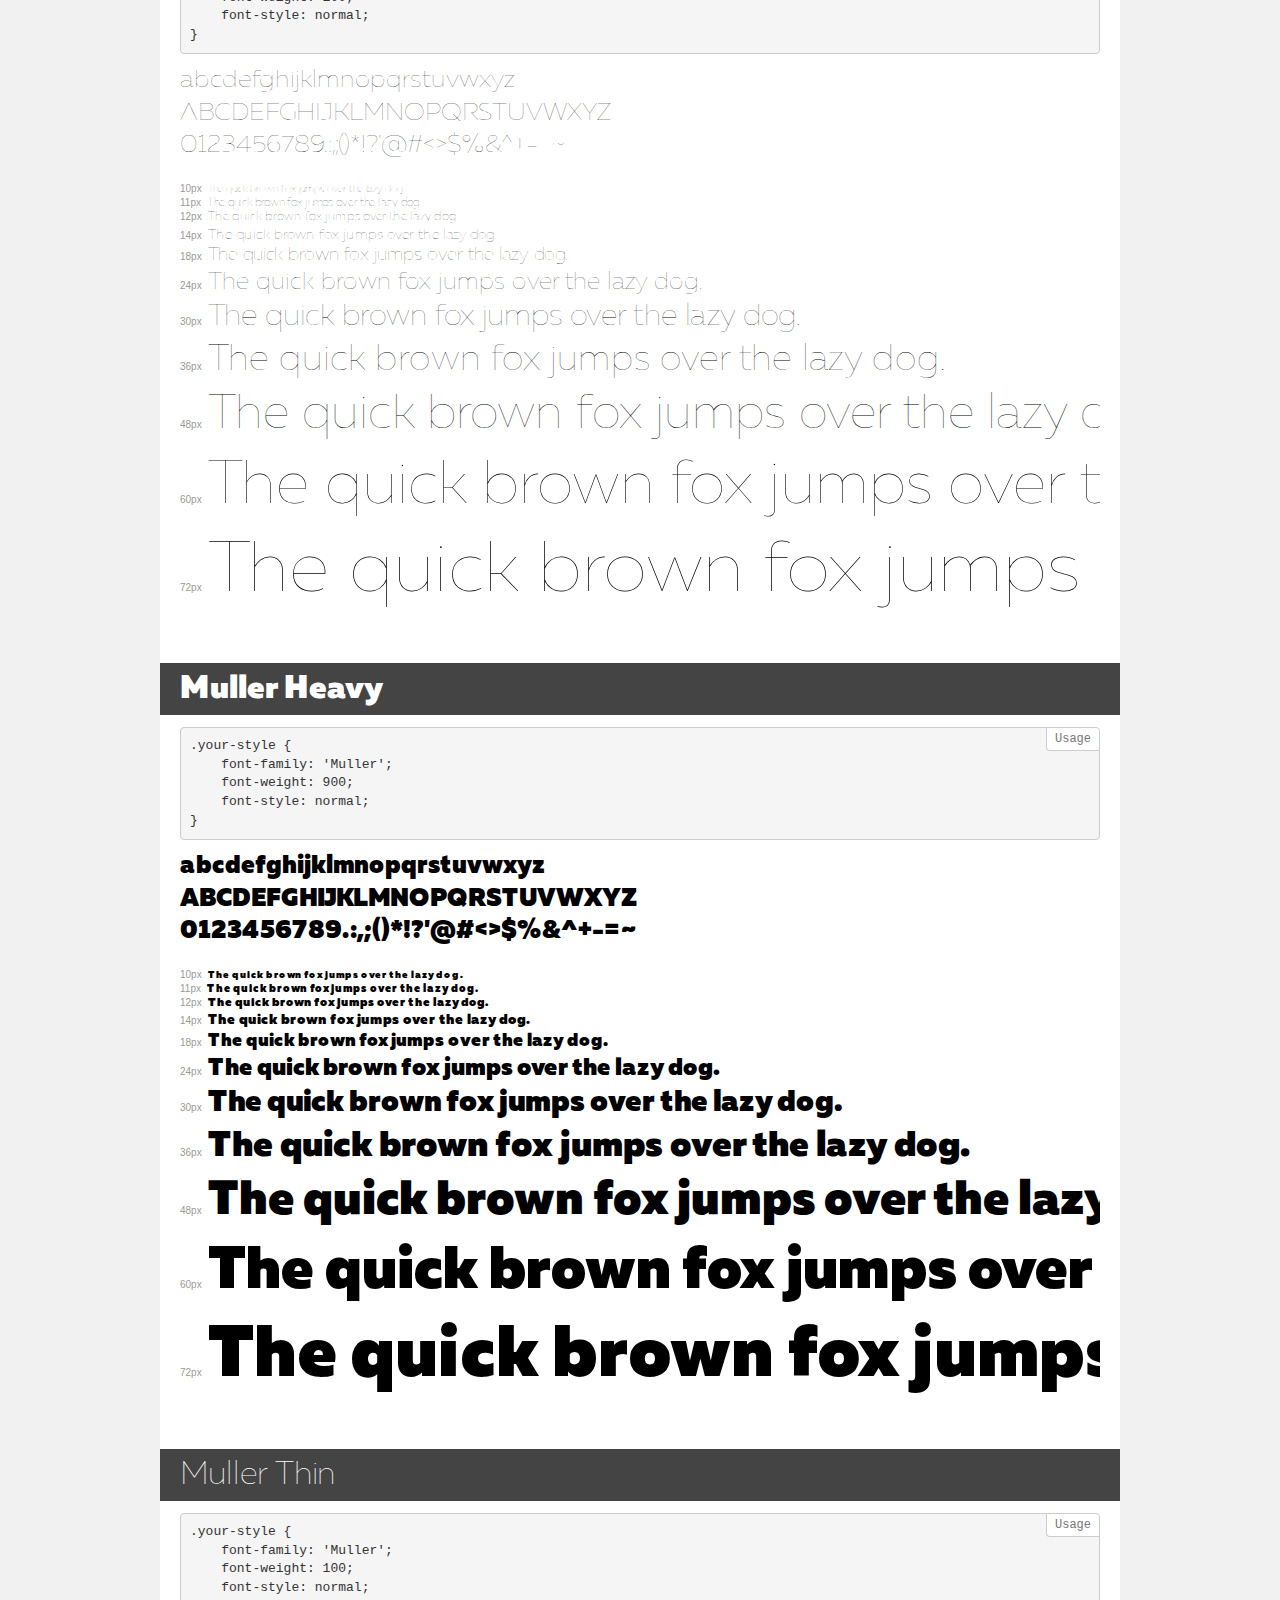
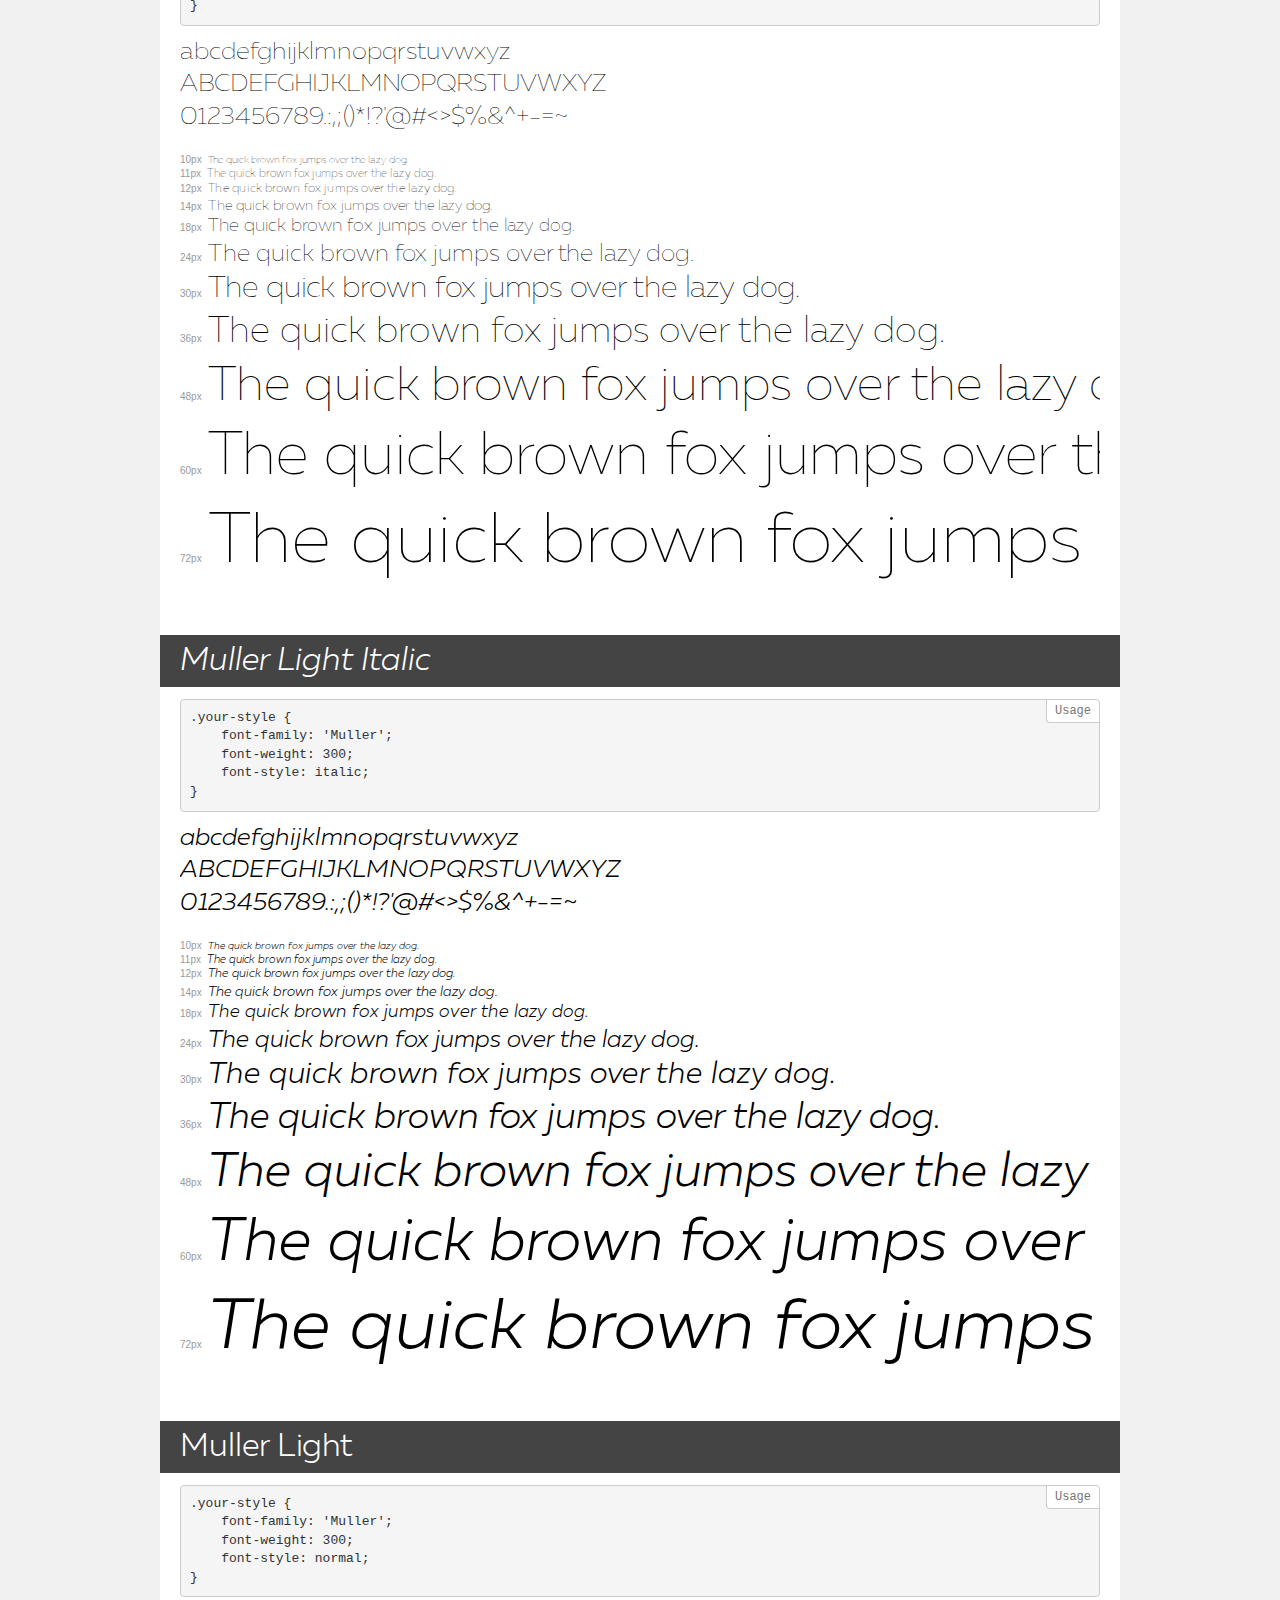
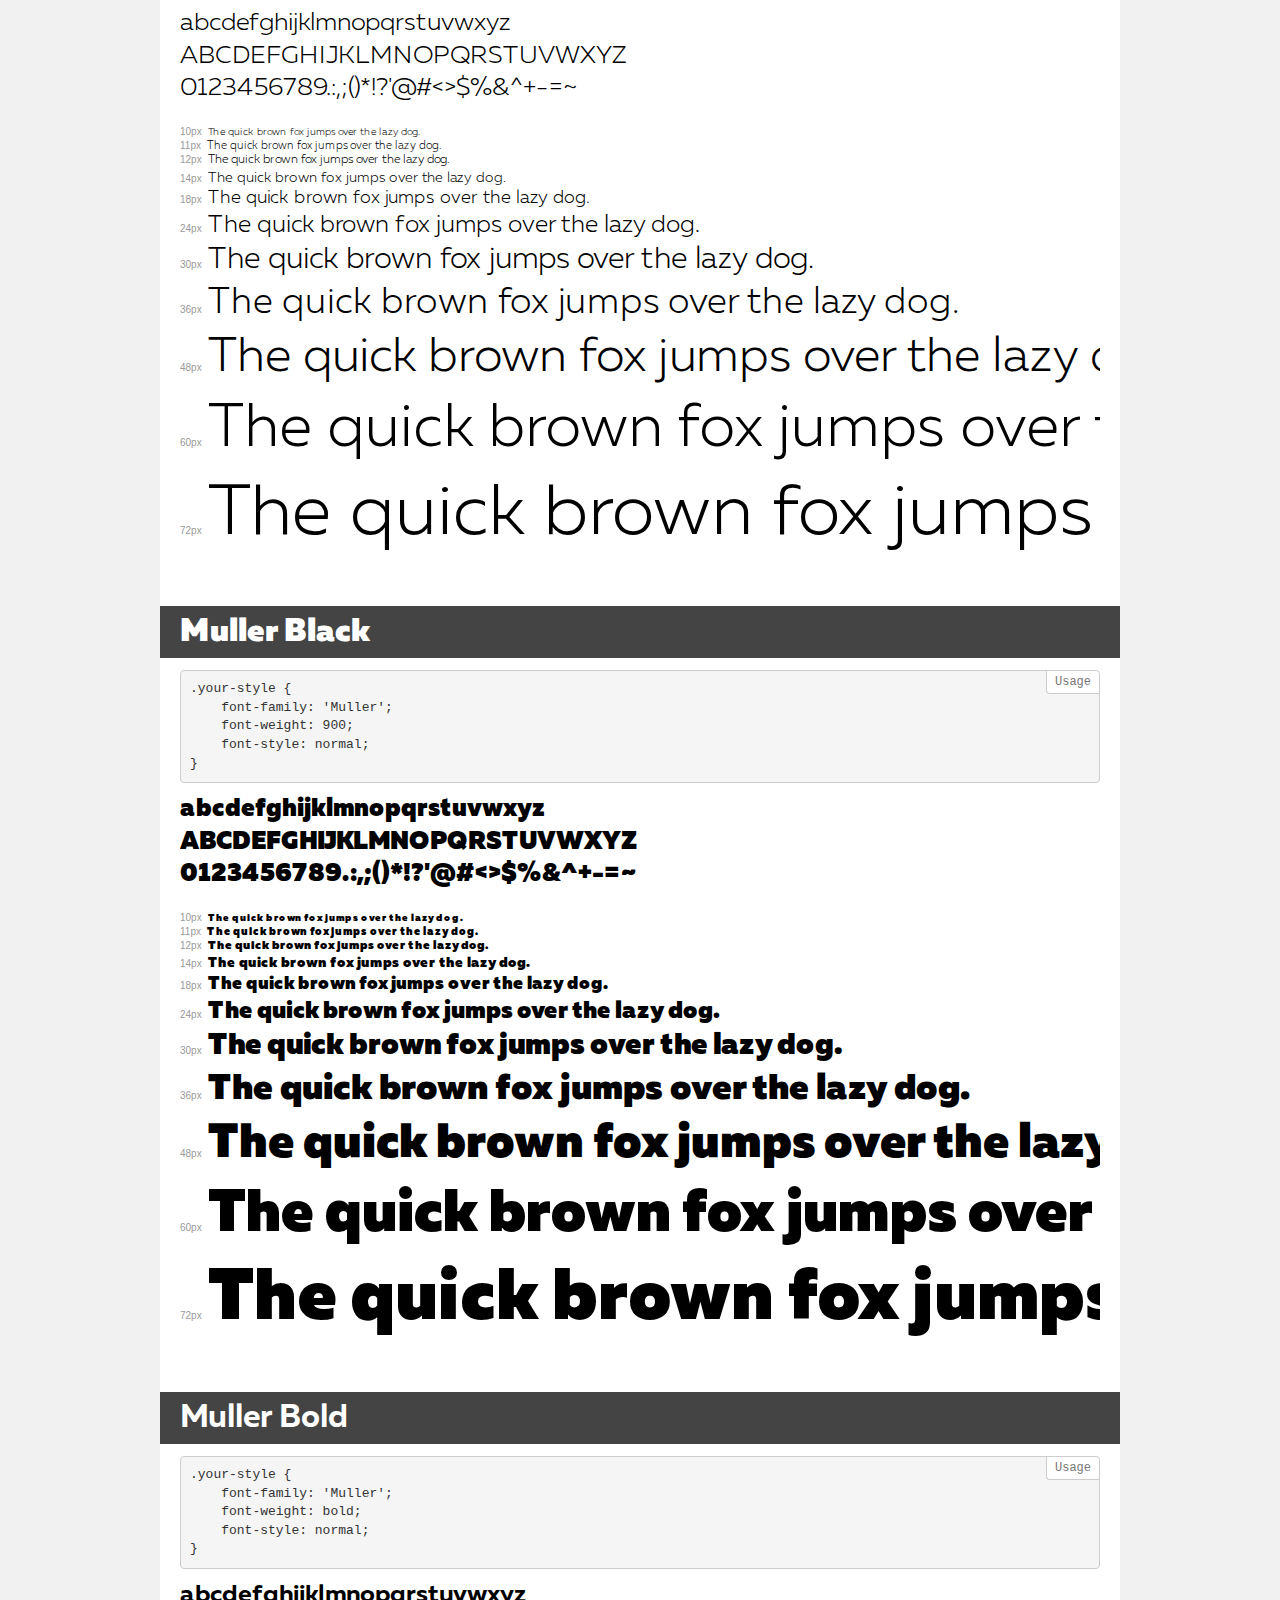
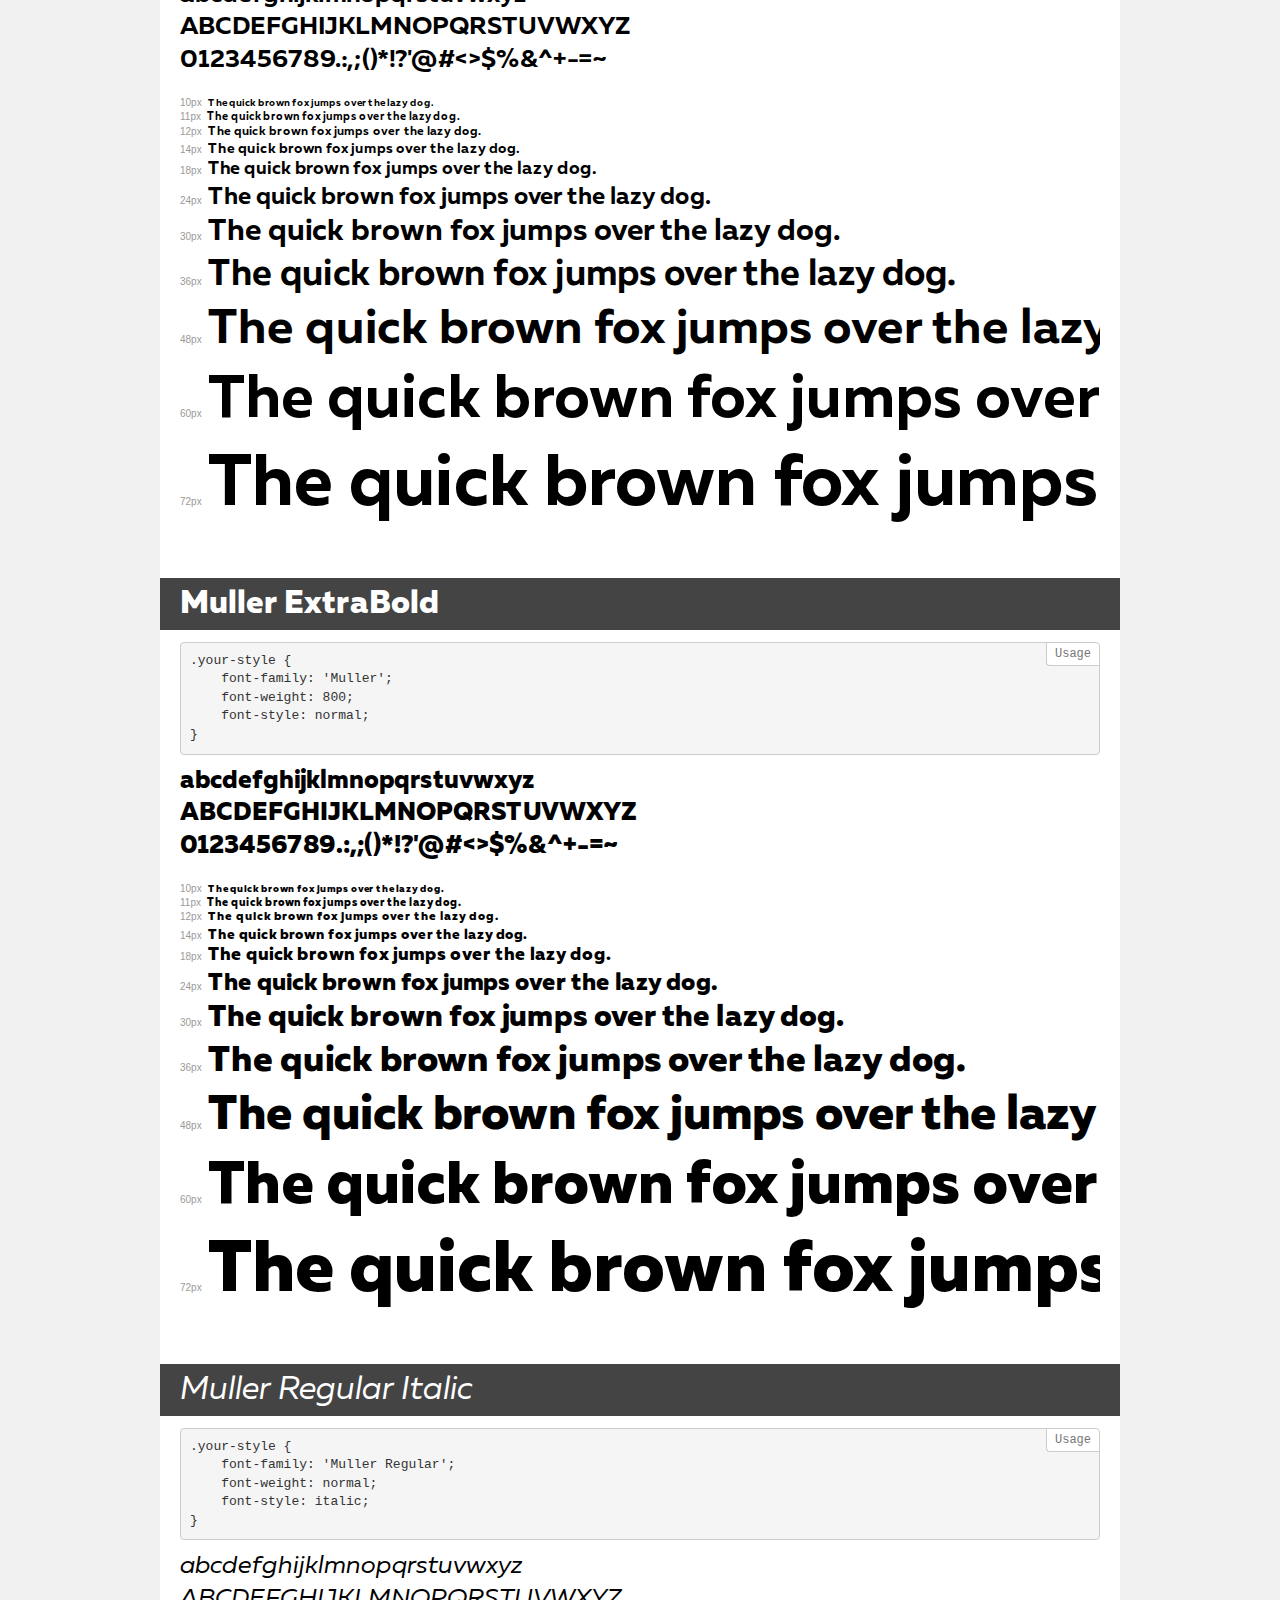
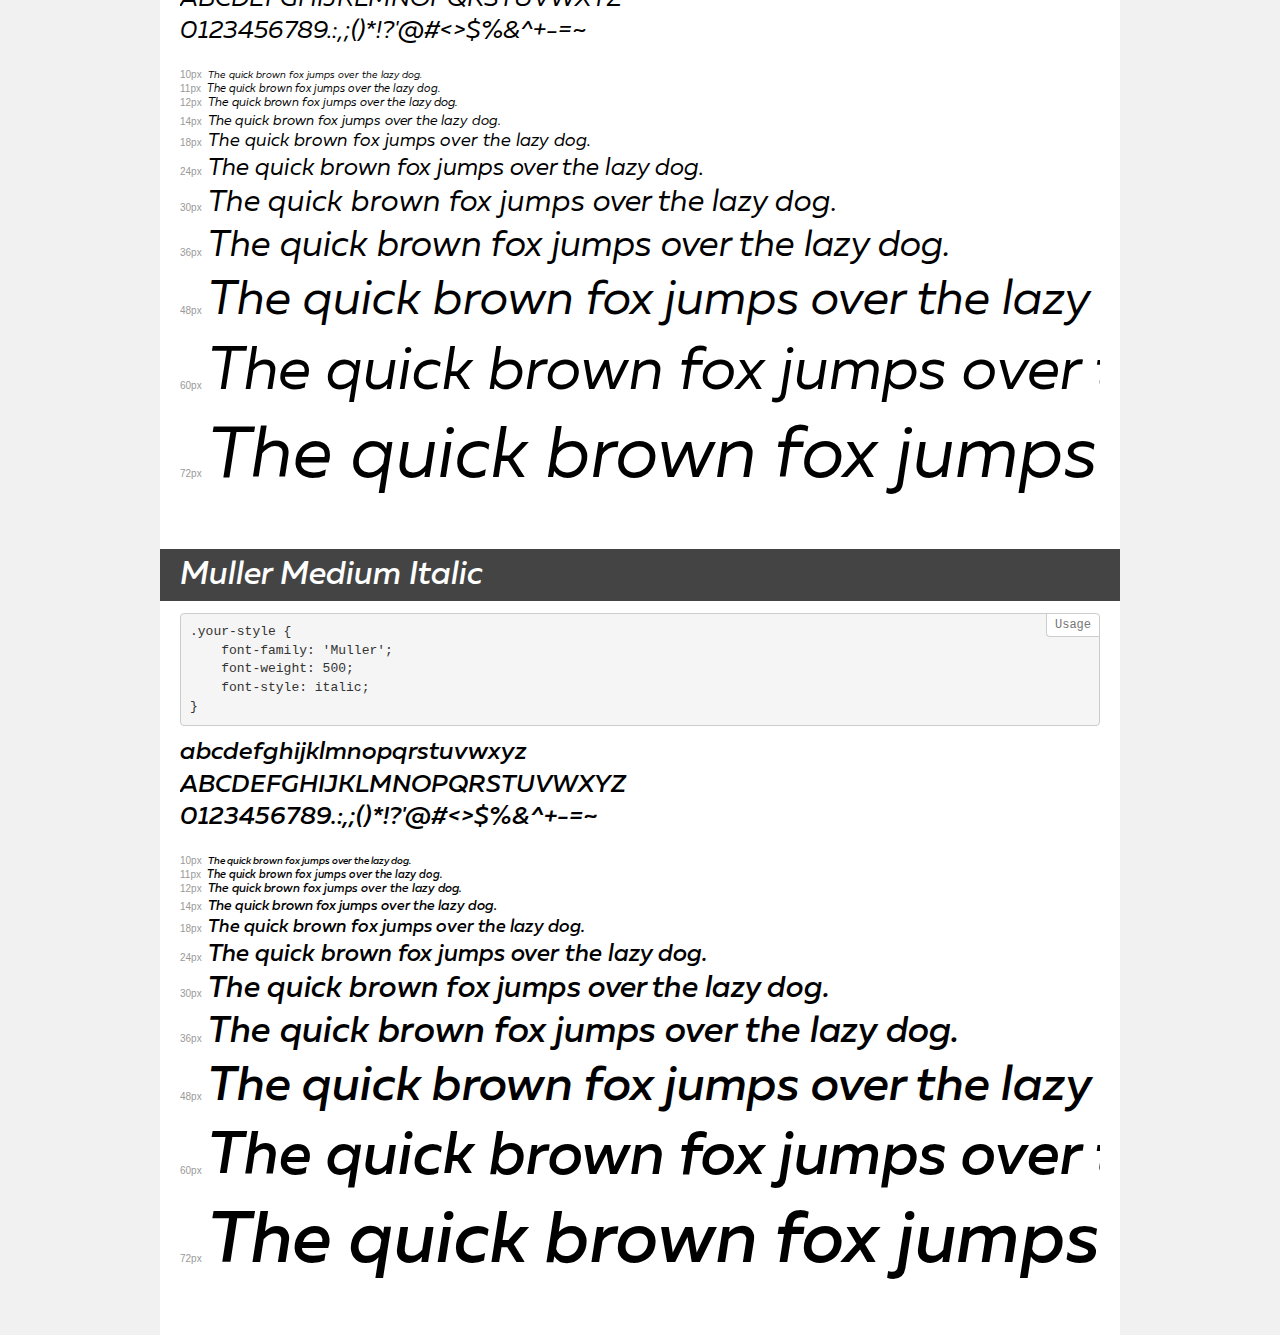
<file: font/demo.html>
<!DOCTYPE html>
<html>
<head>
    <meta charset="utf-8">
    <meta http-equiv="X-UA-Compatible" content="IE=edge">
    <meta name="viewport" content="width=device-width, initial-scale=1">
    <meta name="robots" content="noindex, noarchive">
    <meta name="format-detection" content="telephone=no">
    <title>Transfonter demo</title>
    <link href="stylesheet.css" rel="stylesheet">
    <style>
        /*
        http://meyerweb.com/eric/tools/css/reset/
        v2.0 | 20110126
        License: none (public domain)
        */
        html, body, div, span, applet, object, iframe,
        h1, h2, h3, h4, h5, h6, p, blockquote, pre,
        a, abbr, acronym, address, big, cite, code,
        del, dfn, em, img, ins, kbd, q, s, samp,
        small, strike, strong, sub, sup, tt, var,
        b, u, i, center,
        dl, dt, dd, ol, ul, li,
        fieldset, form, label, legend,
        table, caption, tbody, tfoot, thead, tr, th, td,
        article, aside, canvas, details, embed,
        figure, figcaption, footer, header, hgroup,
        menu, nav, output, ruby, section, summary,
        time, mark, audio, video {
            margin: 0;
            padding: 0;
            border: 0;
            font-size: 100%;
            font: inherit;
            vertical-align: baseline;
        }
        /* HTML5 display-role reset for older browsers */
        article, aside, details, figcaption, figure,
        footer, header, hgroup, menu, nav, section {
            display: block;
        }
        body {
            line-height: 1;
        }
        ol, ul {
            list-style: none;
        }
        blockquote, q {
            quotes: none;
        }
        blockquote:before, blockquote:after,
        q:before, q:after {
            content: '';
            content: none;
        }
        table {
            border-collapse: collapse;
            border-spacing: 0;
        }
        /* common styles */
        body {
            background: #f1f1f1;
            color: #000;
        }
        .page {
            background: #fff;
            width: 920px;
            margin: 0 auto;
            padding: 20px 20px 0 20px;
            overflow: hidden;
        }
        .font-container {
            overflow-x: auto;
            overflow-y: hidden;
            margin-bottom: 40px;
            line-height: 1.3;
            white-space: nowrap;
            padding-bottom: 5px;
        }
        h1 {
            position: relative;
            background: #444;
            font-size: 32px;
            color: #fff;
            padding: 10px 20px;
            margin: 0 -20px 12px -20px;
        }
        .letters {
            font-size: 25px;
            margin-bottom: 20px;
        }
        .s10:before {
            content: '10px';
        }
        .s11:before {
            content: '11px';
        }
        .s12:before {
            content: '12px';
        }
        .s14:before {
            content: '14px';
        }
        .s18:before {
            content: '18px';
        }
        .s24:before {
            content: '24px';
        }
        .s30:before {
            content: '30px';
        }
        .s36:before {
            content: '36px';
        }
        .s48:before {
            content: '48px';
        }
        .s60:before {
            content: '60px';
        }
        .s72:before {
            content: '72px';
        }
        .s10:before, .s11:before, .s12:before, .s14:before,
        .s18:before, .s24:before, .s30:before, .s36:before,
        .s48:before, .s60:before, .s72:before {
            font-family: Arial, sans-serif;
            font-size: 10px;
            font-weight: normal;
            font-style: normal;
            color: #999;
            padding-right: 6px;
        }
        pre {
            display: block;
            position: relative;
            padding: 9px;
            margin: 0 0 10px;
            font-family: Monaco, Menlo, Consolas, "Courier New", monospace !important;
            font-size: 13px;
            line-height: 1.428571429;
            color: #333;
            font-weight: normal !important;
            font-style: normal !important;
            background-color: #f5f5f5;
            border: 1px solid #ccc;
            overflow-x: auto;
            border-radius: 4px;
        }
        pre:after {
            display: block;
            position: absolute;
            right: 0;
            top: 0;
            content: 'Usage';
            line-height: 1;
            padding: 5px 8px;
            font-size: 12px;
            color: #767676;
            background-color: #fff;
            border: 1px solid #ccc;
            border-right: none;
            border-top: none;
            border-radius: 0 4px 0 4px;
            z-index: 10;
        }
        /* responsive */
        @media (max-width: 959px) {
            .page {
                width: auto;
                margin: 0;
            }
        }
    </style>
</head>
<body>
<div class="page">
    <div class="demo" style="font-family: 'Muller'; font-weight: 200; font-style: normal;">
        <h1>Muller UltraLight</h1>
        <pre>.your-style {
    font-family: 'Muller';
    font-weight: 200;
    font-style: normal;
}</pre>
        <div class="font-container">
            <p class="letters">
                abcdefghijklmnopqrstuvwxyz<br>
ABCDEFGHIJKLMNOPQRSTUVWXYZ<br>
                0123456789.:,;()*!?'@#<>$%&^+-=~
            </p>
            <p class="s10" style="font-size: 10px;">The quick brown fox jumps over the lazy dog.</p>
            <p class="s11" style="font-size: 11px;">The quick brown fox jumps over the lazy dog.</p>
            <p class="s12" style="font-size: 12px;">The quick brown fox jumps over the lazy dog.</p>
            <p class="s14" style="font-size: 14px;">The quick brown fox jumps over the lazy dog.</p>
            <p class="s18" style="font-size: 18px;">The quick brown fox jumps over the lazy dog.</p>
            <p class="s24" style="font-size: 24px;">The quick brown fox jumps over the lazy dog.</p>
            <p class="s30" style="font-size: 30px;">The quick brown fox jumps over the lazy dog.</p>
            <p class="s36" style="font-size: 36px;">The quick brown fox jumps over the lazy dog.</p>
            <p class="s48" style="font-size: 48px;">The quick brown fox jumps over the lazy dog.</p>
            <p class="s60" style="font-size: 60px;">The quick brown fox jumps over the lazy dog.</p>
            <p class="s72" style="font-size: 72px;">The quick brown fox jumps over the lazy dog.</p>
        </div>
    </div>
    <div class="demo" style="font-family: 'Muller'; font-weight: bold; font-style: italic;">
        <h1>Muller Bold Italic</h1>
        <pre>.your-style {
    font-family: 'Muller';
    font-weight: bold;
    font-style: italic;
}</pre>
        <div class="font-container">
            <p class="letters">
                abcdefghijklmnopqrstuvwxyz<br>
ABCDEFGHIJKLMNOPQRSTUVWXYZ<br>
                0123456789.:,;()*!?'@#<>$%&^+-=~
            </p>
            <p class="s10" style="font-size: 10px;">The quick brown fox jumps over the lazy dog.</p>
            <p class="s11" style="font-size: 11px;">The quick brown fox jumps over the lazy dog.</p>
            <p class="s12" style="font-size: 12px;">The quick brown fox jumps over the lazy dog.</p>
            <p class="s14" style="font-size: 14px;">The quick brown fox jumps over the lazy dog.</p>
            <p class="s18" style="font-size: 18px;">The quick brown fox jumps over the lazy dog.</p>
            <p class="s24" style="font-size: 24px;">The quick brown fox jumps over the lazy dog.</p>
            <p class="s30" style="font-size: 30px;">The quick brown fox jumps over the lazy dog.</p>
            <p class="s36" style="font-size: 36px;">The quick brown fox jumps over the lazy dog.</p>
            <p class="s48" style="font-size: 48px;">The quick brown fox jumps over the lazy dog.</p>
            <p class="s60" style="font-size: 60px;">The quick brown fox jumps over the lazy dog.</p>
            <p class="s72" style="font-size: 72px;">The quick brown fox jumps over the lazy dog.</p>
        </div>
    </div>
    <div class="demo" style="font-family: 'Muller'; font-weight: 500; font-style: normal;">
        <h1>Muller Medium</h1>
        <pre>.your-style {
    font-family: 'Muller';
    font-weight: 500;
    font-style: normal;
}</pre>
        <div class="font-container">
            <p class="letters">
                abcdefghijklmnopqrstuvwxyz<br>
ABCDEFGHIJKLMNOPQRSTUVWXYZ<br>
                0123456789.:,;()*!?'@#<>$%&^+-=~
            </p>
            <p class="s10" style="font-size: 10px;">The quick brown fox jumps over the lazy dog.</p>
            <p class="s11" style="font-size: 11px;">The quick brown fox jumps over the lazy dog.</p>
            <p class="s12" style="font-size: 12px;">The quick brown fox jumps over the lazy dog.</p>
            <p class="s14" style="font-size: 14px;">The quick brown fox jumps over the lazy dog.</p>
            <p class="s18" style="font-size: 18px;">The quick brown fox jumps over the lazy dog.</p>
            <p class="s24" style="font-size: 24px;">The quick brown fox jumps over the lazy dog.</p>
            <p class="s30" style="font-size: 30px;">The quick brown fox jumps over the lazy dog.</p>
            <p class="s36" style="font-size: 36px;">The quick brown fox jumps over the lazy dog.</p>
            <p class="s48" style="font-size: 48px;">The quick brown fox jumps over the lazy dog.</p>
            <p class="s60" style="font-size: 60px;">The quick brown fox jumps over the lazy dog.</p>
            <p class="s72" style="font-size: 72px;">The quick brown fox jumps over the lazy dog.</p>
        </div>
    </div>
    <div class="demo" style="font-family: 'Muller'; font-weight: 800; font-style: italic;">
        <h1>Muller ExtraBold Italic</h1>
        <pre>.your-style {
    font-family: 'Muller';
    font-weight: 800;
    font-style: italic;
}</pre>
        <div class="font-container">
            <p class="letters">
                abcdefghijklmnopqrstuvwxyz<br>
ABCDEFGHIJKLMNOPQRSTUVWXYZ<br>
                0123456789.:,;()*!?'@#<>$%&^+-=~
            </p>
            <p class="s10" style="font-size: 10px;">The quick brown fox jumps over the lazy dog.</p>
            <p class="s11" style="font-size: 11px;">The quick brown fox jumps over the lazy dog.</p>
            <p class="s12" style="font-size: 12px;">The quick brown fox jumps over the lazy dog.</p>
            <p class="s14" style="font-size: 14px;">The quick brown fox jumps over the lazy dog.</p>
            <p class="s18" style="font-size: 18px;">The quick brown fox jumps over the lazy dog.</p>
            <p class="s24" style="font-size: 24px;">The quick brown fox jumps over the lazy dog.</p>
            <p class="s30" style="font-size: 30px;">The quick brown fox jumps over the lazy dog.</p>
            <p class="s36" style="font-size: 36px;">The quick brown fox jumps over the lazy dog.</p>
            <p class="s48" style="font-size: 48px;">The quick brown fox jumps over the lazy dog.</p>
            <p class="s60" style="font-size: 60px;">The quick brown fox jumps over the lazy dog.</p>
            <p class="s72" style="font-size: 72px;">The quick brown fox jumps over the lazy dog.</p>
        </div>
    </div>
    <div class="demo" style="font-family: 'Muller'; font-weight: 200; font-style: italic;">
        <h1>Muller UltraLight Italic</h1>
        <pre>.your-style {
    font-family: 'Muller';
    font-weight: 200;
    font-style: italic;
}</pre>
        <div class="font-container">
            <p class="letters">
                abcdefghijklmnopqrstuvwxyz<br>
ABCDEFGHIJKLMNOPQRSTUVWXYZ<br>
                0123456789.:,;()*!?'@#<>$%&^+-=~
            </p>
            <p class="s10" style="font-size: 10px;">The quick brown fox jumps over the lazy dog.</p>
            <p class="s11" style="font-size: 11px;">The quick brown fox jumps over the lazy dog.</p>
            <p class="s12" style="font-size: 12px;">The quick brown fox jumps over the lazy dog.</p>
            <p class="s14" style="font-size: 14px;">The quick brown fox jumps over the lazy dog.</p>
            <p class="s18" style="font-size: 18px;">The quick brown fox jumps over the lazy dog.</p>
            <p class="s24" style="font-size: 24px;">The quick brown fox jumps over the lazy dog.</p>
            <p class="s30" style="font-size: 30px;">The quick brown fox jumps over the lazy dog.</p>
            <p class="s36" style="font-size: 36px;">The quick brown fox jumps over the lazy dog.</p>
            <p class="s48" style="font-size: 48px;">The quick brown fox jumps over the lazy dog.</p>
            <p class="s60" style="font-size: 60px;">The quick brown fox jumps over the lazy dog.</p>
            <p class="s72" style="font-size: 72px;">The quick brown fox jumps over the lazy dog.</p>
        </div>
    </div>
    <div class="demo" style="font-family: 'Muller'; font-weight: normal; font-style: normal;">
        <h1>Muller Regular</h1>
        <pre>.your-style {
    font-family: 'Muller';
    font-weight: normal;
    font-style: normal;
}</pre>
        <div class="font-container">
            <p class="letters">
                abcdefghijklmnopqrstuvwxyz<br>
ABCDEFGHIJKLMNOPQRSTUVWXYZ<br>
                0123456789.:,;()*!?'@#<>$%&^+-=~
            </p>
            <p class="s10" style="font-size: 10px;">The quick brown fox jumps over the lazy dog.</p>
            <p class="s11" style="font-size: 11px;">The quick brown fox jumps over the lazy dog.</p>
            <p class="s12" style="font-size: 12px;">The quick brown fox jumps over the lazy dog.</p>
            <p class="s14" style="font-size: 14px;">The quick brown fox jumps over the lazy dog.</p>
            <p class="s18" style="font-size: 18px;">The quick brown fox jumps over the lazy dog.</p>
            <p class="s24" style="font-size: 24px;">The quick brown fox jumps over the lazy dog.</p>
            <p class="s30" style="font-size: 30px;">The quick brown fox jumps over the lazy dog.</p>
            <p class="s36" style="font-size: 36px;">The quick brown fox jumps over the lazy dog.</p>
            <p class="s48" style="font-size: 48px;">The quick brown fox jumps over the lazy dog.</p>
            <p class="s60" style="font-size: 60px;">The quick brown fox jumps over the lazy dog.</p>
            <p class="s72" style="font-size: 72px;">The quick brown fox jumps over the lazy dog.</p>
        </div>
    </div>
    <div class="demo" style="font-family: 'Muller'; font-weight: 900; font-style: italic;">
        <h1>Muller Black Italic</h1>
        <pre>.your-style {
    font-family: 'Muller';
    font-weight: 900;
    font-style: italic;
}</pre>
        <div class="font-container">
            <p class="letters">
                abcdefghijklmnopqrstuvwxyz<br>
ABCDEFGHIJKLMNOPQRSTUVWXYZ<br>
                0123456789.:,;()*!?'@#<>$%&^+-=~
            </p>
            <p class="s10" style="font-size: 10px;">The quick brown fox jumps over the lazy dog.</p>
            <p class="s11" style="font-size: 11px;">The quick brown fox jumps over the lazy dog.</p>
            <p class="s12" style="font-size: 12px;">The quick brown fox jumps over the lazy dog.</p>
            <p class="s14" style="font-size: 14px;">The quick brown fox jumps over the lazy dog.</p>
            <p class="s18" style="font-size: 18px;">The quick brown fox jumps over the lazy dog.</p>
            <p class="s24" style="font-size: 24px;">The quick brown fox jumps over the lazy dog.</p>
            <p class="s30" style="font-size: 30px;">The quick brown fox jumps over the lazy dog.</p>
            <p class="s36" style="font-size: 36px;">The quick brown fox jumps over the lazy dog.</p>
            <p class="s48" style="font-size: 48px;">The quick brown fox jumps over the lazy dog.</p>
            <p class="s60" style="font-size: 60px;">The quick brown fox jumps over the lazy dog.</p>
            <p class="s72" style="font-size: 72px;">The quick brown fox jumps over the lazy dog.</p>
        </div>
    </div>
    <div class="demo" style="font-family: 'Muller Hairline'; font-weight: 100; font-style: italic;">
        <h1>Muller Hairline Italic</h1>
        <pre>.your-style {
    font-family: 'Muller Hairline';
    font-weight: 100;
    font-style: italic;
}</pre>
        <div class="font-container">
            <p class="letters">
                abcdefghijklmnopqrstuvwxyz<br>
ABCDEFGHIJKLMNOPQRSTUVWXYZ<br>
                0123456789.:,;()*!?'@#<>$%&^+-=~
            </p>
            <p class="s10" style="font-size: 10px;">The quick brown fox jumps over the lazy dog.</p>
            <p class="s11" style="font-size: 11px;">The quick brown fox jumps over the lazy dog.</p>
            <p class="s12" style="font-size: 12px;">The quick brown fox jumps over the lazy dog.</p>
            <p class="s14" style="font-size: 14px;">The quick brown fox jumps over the lazy dog.</p>
            <p class="s18" style="font-size: 18px;">The quick brown fox jumps over the lazy dog.</p>
            <p class="s24" style="font-size: 24px;">The quick brown fox jumps over the lazy dog.</p>
            <p class="s30" style="font-size: 30px;">The quick brown fox jumps over the lazy dog.</p>
            <p class="s36" style="font-size: 36px;">The quick brown fox jumps over the lazy dog.</p>
            <p class="s48" style="font-size: 48px;">The quick brown fox jumps over the lazy dog.</p>
            <p class="s60" style="font-size: 60px;">The quick brown fox jumps over the lazy dog.</p>
            <p class="s72" style="font-size: 72px;">The quick brown fox jumps over the lazy dog.</p>
        </div>
    </div>
    <div class="demo" style="font-family: 'Muller'; font-weight: 900; font-style: italic;">
        <h1>Muller Heavy Italic</h1>
        <pre>.your-style {
    font-family: 'Muller';
    font-weight: 900;
    font-style: italic;
}</pre>
        <div class="font-container">
            <p class="letters">
                abcdefghijklmnopqrstuvwxyz<br>
ABCDEFGHIJKLMNOPQRSTUVWXYZ<br>
                0123456789.:,;()*!?'@#<>$%&^+-=~
            </p>
            <p class="s10" style="font-size: 10px;">The quick brown fox jumps over the lazy dog.</p>
            <p class="s11" style="font-size: 11px;">The quick brown fox jumps over the lazy dog.</p>
            <p class="s12" style="font-size: 12px;">The quick brown fox jumps over the lazy dog.</p>
            <p class="s14" style="font-size: 14px;">The quick brown fox jumps over the lazy dog.</p>
            <p class="s18" style="font-size: 18px;">The quick brown fox jumps over the lazy dog.</p>
            <p class="s24" style="font-size: 24px;">The quick brown fox jumps over the lazy dog.</p>
            <p class="s30" style="font-size: 30px;">The quick brown fox jumps over the lazy dog.</p>
            <p class="s36" style="font-size: 36px;">The quick brown fox jumps over the lazy dog.</p>
            <p class="s48" style="font-size: 48px;">The quick brown fox jumps over the lazy dog.</p>
            <p class="s60" style="font-size: 60px;">The quick brown fox jumps over the lazy dog.</p>
            <p class="s72" style="font-size: 72px;">The quick brown fox jumps over the lazy dog.</p>
        </div>
    </div>
    <div class="demo" style="font-family: 'Muller'; font-weight: 100; font-style: italic;">
        <h1>Muller Thin Italic</h1>
        <pre>.your-style {
    font-family: 'Muller';
    font-weight: 100;
    font-style: italic;
}</pre>
        <div class="font-container">
            <p class="letters">
                abcdefghijklmnopqrstuvwxyz<br>
ABCDEFGHIJKLMNOPQRSTUVWXYZ<br>
                0123456789.:,;()*!?'@#<>$%&^+-=~
            </p>
            <p class="s10" style="font-size: 10px;">The quick brown fox jumps over the lazy dog.</p>
            <p class="s11" style="font-size: 11px;">The quick brown fox jumps over the lazy dog.</p>
            <p class="s12" style="font-size: 12px;">The quick brown fox jumps over the lazy dog.</p>
            <p class="s14" style="font-size: 14px;">The quick brown fox jumps over the lazy dog.</p>
            <p class="s18" style="font-size: 18px;">The quick brown fox jumps over the lazy dog.</p>
            <p class="s24" style="font-size: 24px;">The quick brown fox jumps over the lazy dog.</p>
            <p class="s30" style="font-size: 30px;">The quick brown fox jumps over the lazy dog.</p>
            <p class="s36" style="font-size: 36px;">The quick brown fox jumps over the lazy dog.</p>
            <p class="s48" style="font-size: 48px;">The quick brown fox jumps over the lazy dog.</p>
            <p class="s60" style="font-size: 60px;">The quick brown fox jumps over the lazy dog.</p>
            <p class="s72" style="font-size: 72px;">The quick brown fox jumps over the lazy dog.</p>
        </div>
    </div>
    <div class="demo" style="font-family: 'Muller Hairline'; font-weight: 100; font-style: normal;">
        <h1>Muller Hairline</h1>
        <pre>.your-style {
    font-family: 'Muller Hairline';
    font-weight: 100;
    font-style: normal;
}</pre>
        <div class="font-container">
            <p class="letters">
                abcdefghijklmnopqrstuvwxyz<br>
ABCDEFGHIJKLMNOPQRSTUVWXYZ<br>
                0123456789.:,;()*!?'@#<>$%&^+-=~
            </p>
            <p class="s10" style="font-size: 10px;">The quick brown fox jumps over the lazy dog.</p>
            <p class="s11" style="font-size: 11px;">The quick brown fox jumps over the lazy dog.</p>
            <p class="s12" style="font-size: 12px;">The quick brown fox jumps over the lazy dog.</p>
            <p class="s14" style="font-size: 14px;">The quick brown fox jumps over the lazy dog.</p>
            <p class="s18" style="font-size: 18px;">The quick brown fox jumps over the lazy dog.</p>
            <p class="s24" style="font-size: 24px;">The quick brown fox jumps over the lazy dog.</p>
            <p class="s30" style="font-size: 30px;">The quick brown fox jumps over the lazy dog.</p>
            <p class="s36" style="font-size: 36px;">The quick brown fox jumps over the lazy dog.</p>
            <p class="s48" style="font-size: 48px;">The quick brown fox jumps over the lazy dog.</p>
            <p class="s60" style="font-size: 60px;">The quick brown fox jumps over the lazy dog.</p>
            <p class="s72" style="font-size: 72px;">The quick brown fox jumps over the lazy dog.</p>
        </div>
    </div>
    <div class="demo" style="font-family: 'Muller'; font-weight: 900; font-style: normal;">
        <h1>Muller Heavy</h1>
        <pre>.your-style {
    font-family: 'Muller';
    font-weight: 900;
    font-style: normal;
}</pre>
        <div class="font-container">
            <p class="letters">
                abcdefghijklmnopqrstuvwxyz<br>
ABCDEFGHIJKLMNOPQRSTUVWXYZ<br>
                0123456789.:,;()*!?'@#<>$%&^+-=~
            </p>
            <p class="s10" style="font-size: 10px;">The quick brown fox jumps over the lazy dog.</p>
            <p class="s11" style="font-size: 11px;">The quick brown fox jumps over the lazy dog.</p>
            <p class="s12" style="font-size: 12px;">The quick brown fox jumps over the lazy dog.</p>
            <p class="s14" style="font-size: 14px;">The quick brown fox jumps over the lazy dog.</p>
            <p class="s18" style="font-size: 18px;">The quick brown fox jumps over the lazy dog.</p>
            <p class="s24" style="font-size: 24px;">The quick brown fox jumps over the lazy dog.</p>
            <p class="s30" style="font-size: 30px;">The quick brown fox jumps over the lazy dog.</p>
            <p class="s36" style="font-size: 36px;">The quick brown fox jumps over the lazy dog.</p>
            <p class="s48" style="font-size: 48px;">The quick brown fox jumps over the lazy dog.</p>
            <p class="s60" style="font-size: 60px;">The quick brown fox jumps over the lazy dog.</p>
            <p class="s72" style="font-size: 72px;">The quick brown fox jumps over the lazy dog.</p>
        </div>
    </div>
    <div class="demo" style="font-family: 'Muller'; font-weight: 100; font-style: normal;">
        <h1>Muller Thin</h1>
        <pre>.your-style {
    font-family: 'Muller';
    font-weight: 100;
    font-style: normal;
}</pre>
        <div class="font-container">
            <p class="letters">
                abcdefghijklmnopqrstuvwxyz<br>
ABCDEFGHIJKLMNOPQRSTUVWXYZ<br>
                0123456789.:,;()*!?'@#<>$%&^+-=~
            </p>
            <p class="s10" style="font-size: 10px;">The quick brown fox jumps over the lazy dog.</p>
            <p class="s11" style="font-size: 11px;">The quick brown fox jumps over the lazy dog.</p>
            <p class="s12" style="font-size: 12px;">The quick brown fox jumps over the lazy dog.</p>
            <p class="s14" style="font-size: 14px;">The quick brown fox jumps over the lazy dog.</p>
            <p class="s18" style="font-size: 18px;">The quick brown fox jumps over the lazy dog.</p>
            <p class="s24" style="font-size: 24px;">The quick brown fox jumps over the lazy dog.</p>
            <p class="s30" style="font-size: 30px;">The quick brown fox jumps over the lazy dog.</p>
            <p class="s36" style="font-size: 36px;">The quick brown fox jumps over the lazy dog.</p>
            <p class="s48" style="font-size: 48px;">The quick brown fox jumps over the lazy dog.</p>
            <p class="s60" style="font-size: 60px;">The quick brown fox jumps over the lazy dog.</p>
            <p class="s72" style="font-size: 72px;">The quick brown fox jumps over the lazy dog.</p>
        </div>
    </div>
    <div class="demo" style="font-family: 'Muller'; font-weight: 300; font-style: italic;">
        <h1>Muller Light Italic</h1>
        <pre>.your-style {
    font-family: 'Muller';
    font-weight: 300;
    font-style: italic;
}</pre>
        <div class="font-container">
            <p class="letters">
                abcdefghijklmnopqrstuvwxyz<br>
ABCDEFGHIJKLMNOPQRSTUVWXYZ<br>
                0123456789.:,;()*!?'@#<>$%&^+-=~
            </p>
            <p class="s10" style="font-size: 10px;">The quick brown fox jumps over the lazy dog.</p>
            <p class="s11" style="font-size: 11px;">The quick brown fox jumps over the lazy dog.</p>
            <p class="s12" style="font-size: 12px;">The quick brown fox jumps over the lazy dog.</p>
            <p class="s14" style="font-size: 14px;">The quick brown fox jumps over the lazy dog.</p>
            <p class="s18" style="font-size: 18px;">The quick brown fox jumps over the lazy dog.</p>
            <p class="s24" style="font-size: 24px;">The quick brown fox jumps over the lazy dog.</p>
            <p class="s30" style="font-size: 30px;">The quick brown fox jumps over the lazy dog.</p>
            <p class="s36" style="font-size: 36px;">The quick brown fox jumps over the lazy dog.</p>
            <p class="s48" style="font-size: 48px;">The quick brown fox jumps over the lazy dog.</p>
            <p class="s60" style="font-size: 60px;">The quick brown fox jumps over the lazy dog.</p>
            <p class="s72" style="font-size: 72px;">The quick brown fox jumps over the lazy dog.</p>
        </div>
    </div>
    <div class="demo" style="font-family: 'Muller'; font-weight: 300; font-style: normal;">
        <h1>Muller Light</h1>
        <pre>.your-style {
    font-family: 'Muller';
    font-weight: 300;
    font-style: normal;
}</pre>
        <div class="font-container">
            <p class="letters">
                abcdefghijklmnopqrstuvwxyz<br>
ABCDEFGHIJKLMNOPQRSTUVWXYZ<br>
                0123456789.:,;()*!?'@#<>$%&^+-=~
            </p>
            <p class="s10" style="font-size: 10px;">The quick brown fox jumps over the lazy dog.</p>
            <p class="s11" style="font-size: 11px;">The quick brown fox jumps over the lazy dog.</p>
            <p class="s12" style="font-size: 12px;">The quick brown fox jumps over the lazy dog.</p>
            <p class="s14" style="font-size: 14px;">The quick brown fox jumps over the lazy dog.</p>
            <p class="s18" style="font-size: 18px;">The quick brown fox jumps over the lazy dog.</p>
            <p class="s24" style="font-size: 24px;">The quick brown fox jumps over the lazy dog.</p>
            <p class="s30" style="font-size: 30px;">The quick brown fox jumps over the lazy dog.</p>
            <p class="s36" style="font-size: 36px;">The quick brown fox jumps over the lazy dog.</p>
            <p class="s48" style="font-size: 48px;">The quick brown fox jumps over the lazy dog.</p>
            <p class="s60" style="font-size: 60px;">The quick brown fox jumps over the lazy dog.</p>
            <p class="s72" style="font-size: 72px;">The quick brown fox jumps over the lazy dog.</p>
        </div>
    </div>
    <div class="demo" style="font-family: 'Muller'; font-weight: 900; font-style: normal;">
        <h1>Muller Black</h1>
        <pre>.your-style {
    font-family: 'Muller';
    font-weight: 900;
    font-style: normal;
}</pre>
        <div class="font-container">
            <p class="letters">
                abcdefghijklmnopqrstuvwxyz<br>
ABCDEFGHIJKLMNOPQRSTUVWXYZ<br>
                0123456789.:,;()*!?'@#<>$%&^+-=~
            </p>
            <p class="s10" style="font-size: 10px;">The quick brown fox jumps over the lazy dog.</p>
            <p class="s11" style="font-size: 11px;">The quick brown fox jumps over the lazy dog.</p>
            <p class="s12" style="font-size: 12px;">The quick brown fox jumps over the lazy dog.</p>
            <p class="s14" style="font-size: 14px;">The quick brown fox jumps over the lazy dog.</p>
            <p class="s18" style="font-size: 18px;">The quick brown fox jumps over the lazy dog.</p>
            <p class="s24" style="font-size: 24px;">The quick brown fox jumps over the lazy dog.</p>
            <p class="s30" style="font-size: 30px;">The quick brown fox jumps over the lazy dog.</p>
            <p class="s36" style="font-size: 36px;">The quick brown fox jumps over the lazy dog.</p>
            <p class="s48" style="font-size: 48px;">The quick brown fox jumps over the lazy dog.</p>
            <p class="s60" style="font-size: 60px;">The quick brown fox jumps over the lazy dog.</p>
            <p class="s72" style="font-size: 72px;">The quick brown fox jumps over the lazy dog.</p>
        </div>
    </div>
    <div class="demo" style="font-family: 'Muller'; font-weight: bold; font-style: normal;">
        <h1>Muller Bold</h1>
        <pre>.your-style {
    font-family: 'Muller';
    font-weight: bold;
    font-style: normal;
}</pre>
        <div class="font-container">
            <p class="letters">
                abcdefghijklmnopqrstuvwxyz<br>
ABCDEFGHIJKLMNOPQRSTUVWXYZ<br>
                0123456789.:,;()*!?'@#<>$%&^+-=~
            </p>
            <p class="s10" style="font-size: 10px;">The quick brown fox jumps over the lazy dog.</p>
            <p class="s11" style="font-size: 11px;">The quick brown fox jumps over the lazy dog.</p>
            <p class="s12" style="font-size: 12px;">The quick brown fox jumps over the lazy dog.</p>
            <p class="s14" style="font-size: 14px;">The quick brown fox jumps over the lazy dog.</p>
            <p class="s18" style="font-size: 18px;">The quick brown fox jumps over the lazy dog.</p>
            <p class="s24" style="font-size: 24px;">The quick brown fox jumps over the lazy dog.</p>
            <p class="s30" style="font-size: 30px;">The quick brown fox jumps over the lazy dog.</p>
            <p class="s36" style="font-size: 36px;">The quick brown fox jumps over the lazy dog.</p>
            <p class="s48" style="font-size: 48px;">The quick brown fox jumps over the lazy dog.</p>
            <p class="s60" style="font-size: 60px;">The quick brown fox jumps over the lazy dog.</p>
            <p class="s72" style="font-size: 72px;">The quick brown fox jumps over the lazy dog.</p>
        </div>
    </div>
    <div class="demo" style="font-family: 'Muller'; font-weight: 800; font-style: normal;">
        <h1>Muller ExtraBold</h1>
        <pre>.your-style {
    font-family: 'Muller';
    font-weight: 800;
    font-style: normal;
}</pre>
        <div class="font-container">
            <p class="letters">
                abcdefghijklmnopqrstuvwxyz<br>
ABCDEFGHIJKLMNOPQRSTUVWXYZ<br>
                0123456789.:,;()*!?'@#<>$%&^+-=~
            </p>
            <p class="s10" style="font-size: 10px;">The quick brown fox jumps over the lazy dog.</p>
            <p class="s11" style="font-size: 11px;">The quick brown fox jumps over the lazy dog.</p>
            <p class="s12" style="font-size: 12px;">The quick brown fox jumps over the lazy dog.</p>
            <p class="s14" style="font-size: 14px;">The quick brown fox jumps over the lazy dog.</p>
            <p class="s18" style="font-size: 18px;">The quick brown fox jumps over the lazy dog.</p>
            <p class="s24" style="font-size: 24px;">The quick brown fox jumps over the lazy dog.</p>
            <p class="s30" style="font-size: 30px;">The quick brown fox jumps over the lazy dog.</p>
            <p class="s36" style="font-size: 36px;">The quick brown fox jumps over the lazy dog.</p>
            <p class="s48" style="font-size: 48px;">The quick brown fox jumps over the lazy dog.</p>
            <p class="s60" style="font-size: 60px;">The quick brown fox jumps over the lazy dog.</p>
            <p class="s72" style="font-size: 72px;">The quick brown fox jumps over the lazy dog.</p>
        </div>
    </div>
    <div class="demo" style="font-family: 'Muller Regular'; font-weight: normal; font-style: italic;">
        <h1>Muller Regular Italic</h1>
        <pre>.your-style {
    font-family: 'Muller Regular';
    font-weight: normal;
    font-style: italic;
}</pre>
        <div class="font-container">
            <p class="letters">
                abcdefghijklmnopqrstuvwxyz<br>
ABCDEFGHIJKLMNOPQRSTUVWXYZ<br>
                0123456789.:,;()*!?'@#<>$%&^+-=~
            </p>
            <p class="s10" style="font-size: 10px;">The quick brown fox jumps over the lazy dog.</p>
            <p class="s11" style="font-size: 11px;">The quick brown fox jumps over the lazy dog.</p>
            <p class="s12" style="font-size: 12px;">The quick brown fox jumps over the lazy dog.</p>
            <p class="s14" style="font-size: 14px;">The quick brown fox jumps over the lazy dog.</p>
            <p class="s18" style="font-size: 18px;">The quick brown fox jumps over the lazy dog.</p>
            <p class="s24" style="font-size: 24px;">The quick brown fox jumps over the lazy dog.</p>
            <p class="s30" style="font-size: 30px;">The quick brown fox jumps over the lazy dog.</p>
            <p class="s36" style="font-size: 36px;">The quick brown fox jumps over the lazy dog.</p>
            <p class="s48" style="font-size: 48px;">The quick brown fox jumps over the lazy dog.</p>
            <p class="s60" style="font-size: 60px;">The quick brown fox jumps over the lazy dog.</p>
            <p class="s72" style="font-size: 72px;">The quick brown fox jumps over the lazy dog.</p>
        </div>
    </div>
    <div class="demo" style="font-family: 'Muller'; font-weight: 500; font-style: italic;">
        <h1>Muller Medium Italic</h1>
        <pre>.your-style {
    font-family: 'Muller';
    font-weight: 500;
    font-style: italic;
}</pre>
        <div class="font-container">
            <p class="letters">
                abcdefghijklmnopqrstuvwxyz<br>
ABCDEFGHIJKLMNOPQRSTUVWXYZ<br>
                0123456789.:,;()*!?'@#<>$%&^+-=~
            </p>
            <p class="s10" style="font-size: 10px;">The quick brown fox jumps over the lazy dog.</p>
            <p class="s11" style="font-size: 11px;">The quick brown fox jumps over the lazy dog.</p>
            <p class="s12" style="font-size: 12px;">The quick brown fox jumps over the lazy dog.</p>
            <p class="s14" style="font-size: 14px;">The quick brown fox jumps over the lazy dog.</p>
            <p class="s18" style="font-size: 18px;">The quick brown fox jumps over the lazy dog.</p>
            <p class="s24" style="font-size: 24px;">The quick brown fox jumps over the lazy dog.</p>
            <p class="s30" style="font-size: 30px;">The quick brown fox jumps over the lazy dog.</p>
            <p class="s36" style="font-size: 36px;">The quick brown fox jumps over the lazy dog.</p>
            <p class="s48" style="font-size: 48px;">The quick brown fox jumps over the lazy dog.</p>
            <p class="s60" style="font-size: 60px;">The quick brown fox jumps over the lazy dog.</p>
            <p class="s72" style="font-size: 72px;">The quick brown fox jumps over the lazy dog.</p>
        </div>
    </div>
</div>
</body>
</html>
</file>
<file: style.css>
@import url(font/stylesheet.css);

body {
  margin: 0;
  position: relative;
  overflow-x: hidden;
}

header {
  background-color: #141414;
}
.container {
  height: 104px;
  max-width: 1240px;
  display: flex;
  align-items: center;
  justify-content: space-between;
  padding-left: 100px;
  padding-right: 100px;
  margin: 0 auto;
}
.navbar {
  display: flex;
  list-style: none;
  gap: 40px;
  color: #c0c0c0;
  font-size: 16px;
  font-family: "Muller";
}
a {
  text-decoration: none;
  color: #c0c0c0;
}
input {
  color: #ffffff;
  background-color: #292a2e;
  width: 218px;
  height: 38px;
  border-radius: 20px;
  display: flex;
  justify-content: space-between;
  height: 30px;
  margin: auto;
  margin-left: 15px;
  margin-top: 17px;
  color: #787878;
  font-family: "Muller";
  border: none;
  padding-left: 10px;
}
.poisk {
  height: 70px;
  position: relative;
}
/* .poisk__p {
  height: 30px;
  margin: auto;
  margin-left: 15px;
  margin-top: 17px;
  color: #787878;
  font-family: "Muller";
  border: none;
} */
.poisk__svg {
  position: absolute;
  top: 25px;
  width: 17px;
  margin-right: 15px;
  margin-left: 205px;
}
.container-1 {
  background-color: #141414;
  max-width: 1440px;
  height: 800px;
  margin: 0 auto;
  position: relative;
  font-family: "Muller";
  overflow: hidden;
}
.arrow {
  position: relative;
}
h1 {
  color: #ffffff;
  width: 245px;
  height: 60px;
  margin-top: -1px;
  padding-left: 100px;
  padding-top: 20px;
  font-family: "Muller";
}
h2 {
  color: #282828;
  font-size: 195px;
  font-family: "Muller";
  font-weight: 700;
  max-width: 1502px;
  height: 370px;
  margin-left: -9px;
}
.img {
  display: flex;
  justify-content: space-between;
  position: relative;
  z-index: 1;
  top: -820px;
  left: 100px;
  font-family: "Muller";
}
.img1 {
  position: absolute;
  z-index: 2;
  margin-left: 80px;
}
.img2 {
  position: absolute;
  z-index: 1;
  margin-left: 465px;
  margin-top: 2px;
}
button {
  background-color: #ffffff;
  width: 110px;
  height: 40px;
  border-radius: 36px;
  border: none;
  cursor: pointer;
  font-family: "Muller";
}
button:hover {
  box-shadow: 0 0 10px rgb(234, 234, 234), 0 0 25px rgb(248, 248, 248),
    0 0 50px rgb(228, 243, 243), 0 0 100px rgb(235, 252, 252),
    0 0 200px rgb(250, 250, 250);
}
.buttton_flex {
  display: flex;
  margin-left: 455px;
  gap: 285px;

  z-index: 1;
  margin-top: -105px;
}
.see h1 {
  width: 107px;
  height: 13px;
  font-size: 14px;
  position: absolute;
  bottom: 40px;
  z-index: 1;
  color: #cbcbcb;
  margin-top: -65px;
  margin-left: 660px;
  border-bottom: 1px solid #cbcbcb;
  padding-left: 0;
  font-weight: 300;
}

.container-2 {
  background-color: #ffffff;
  max-width: 1400px;
  margin: 0 auto;
  font-family: "muller";
}
.best h1 {
  color: #000000;
  width: 385px;
  height: 44px;
  font-size: 48px;
  padding-top: 120px;
}
.box {
  display: flex;
  justify-content: space-between;
  padding: 200px 100px 200px 100px;
  flex-wrap: wrap;
}
h3 {
  font-size: 24px;
  padding-top: 230px;
}
.box .box1 {
  width: 278px;
  height: 386px;
  border-radius: 20px;
  background-color: #f6f6f6;
  text-align: center;
}
.box .box9 {
  width: 278px;
  height: 386px;
  border-radius: 20px;
  background-color: #f6f6f6;
  text-align: center;
}
.boxz {
  display: flex;
  justify-content: space-between;
  padding: 0px 100px 0px 100px;
}
.boxz .box2 {
  width: 278px;
  height: 386px;
  border-radius: 20px;
  background-color: #f6f6f6;
  text-align: center;
}
.imgz {
  position: absolute;
  z-index: 1;
  margin-top: -58px;
  margin-left: 35px;
}
.imgz1 {
  position: absolute;
  z-index: 1;
  margin-top: -82px;
  margin-left: 35px;
}
.imgz11 {
  position: absolute;
  z-index: 1;
  margin-top: -82px;
  margin-left: 24px;
}

.imgz2 {
  position: absolute;
  z-index: 1;
  margin-top: -75px;
  margin-left: 35px;
}
.imgz3 {
  position: absolute;
  z-index: 1;
  margin-top: -52px;
  margin-left: 41px;
}
.imgz4 {
  position: absolute;
  z-index: 1;
  margin-top: -22px;
  margin-left: 52px;
}
.button1 {
  display: flex;
  justify-content: space-between;
  padding: 100px 100px 0px 100px;
}
.button1 button {
  background-color: #0000ff;
  color: #ffffff;
  width: 192px;
  height: 55px;
  border-radius: 20px;
  border: none;
  font-size: 16px;
}
.container-3 {
  background-color: #ffffff;
  max-width: 1400px;
  margin: 0 auto;
  font-family: "muller";
}
.box3 {
  width: 1080px;
  height: 500px;
  background-color: #f6f6f6;
  margin: 0 auto;
  border-radius: 40px;
  display: flex;
  justify-content: space-between;
  padding: 75px 75px 0px 75px;
  margin-top: 50px;
}

.boxed1 {
  width: 320px;
  height: 438px;
  border-radius: 20px;
  background-color: #f4f4f4;
  text-align: center;
}
.box-3 img {
  padding: 40px 0px 0px 0px;
}
.box-3 h3 {
  padding-top: 0px;
  margin-bottom: 10px;
}
.box-3 p {
  padding-top: 35px;
  font-size: 16px;
  width: 228px;
  height: 60px;
  margin: 0 auto;
  padding-bottom: 20px;
}
.box-4 img {
  padding: 40px 0px 0px 0px;
}
.box-4 h3 {
  padding-top: 0px;
  margin-bottom: 10px;
}
.box-4 p {
  padding-top: 35px;
  font-size: 16px;
  width: 228px;
  height: 60px;
  margin: 0 auto;
  padding-bottom: 20px;
}
.texted p1 {
  border-bottom: 1px solid #a5a5a5;
  color: #3a3a3a;
  font-size: 13px;
}
.boxed1 p2 {
  color: #3a3a3a;
}
.png2 {
  margin-left: 630px;
  margin-top: 100px;
  margin-bottom: 150px;
  display: flex;
  justify-content: space-between;
  width: 140px;
}
.container-4 {
  max-width: 1440px;
  height: 632px;
  background-color: #f8f8f8;
  margin: 0 auto;
  font-family: "muller";
  overflow: hidden;
}
h5 {
  width: 1502px;
  height: 244px;
  font-size: 233px;
  color: #efefef;
  margin: 0 auto;
  padding-top: 25px;
}
h4 {
  width: 416px;
  height: 53px;
  font-size: 62px;
  margin-left: 165px;
  margin-top: -135px;
}
.container-4 p {
  width: 374px;
  height: 86px;
  font-size: 18px;
  margin-left: 165px;
  line-height: 25px;
  font-weight: 300;
  font-family: "muller";
}
.button2 button {
  background-color: #0000ff;
  color: #ffffff;
  width: 148px;
  height: 55px;
  margin-left: 165px;
  margin-top: 100px;
}
.button2 {
  display: flex;
  justify-content: space-between;
  width: 565px;
}
h9 {
  margin-top: 116px;
  font-size: 24px;
  font-weight: 700;
}
.iphonimg {
  display: flex;
  position: absolute;
  z-index: 1;
  margin-top: -474px;
  margin-left: 738px;
}
footer {
  width: 1440px;
  height: 370px;
  background-color: #141414;
  margin: 0 auto;
  font-family: "muller";
  margin-top: 130px;
}
.logo1 {
  display: flex;
  justify-content: space-between;
  width: 1320px;
}
.logo1 h1 {
  font-size: 32px;
  padding-left: 100px;
  padding-top: 50px;
}
.number h2 {
  font-size: 32px;
  color: #ffffff;
  font-weight: 300;
  width: 289px;
  height: 38px;
  padding-top: 50px;
  margin: 0 auto;
}
.number p {
  color: #ffffff;
  text-align: end;
  margin: 0 auto;
  font-weight: 300;
  color: #787878;
}
.futimg {
  display: flex;
  justify-content: space-between;
  width: 170px;
  padding-top: 0px;
  margin-left: 1155px;
}
.boxing1 {
  display: flex;
  justify-content: space-between;
  color: #ffffff;
  max-width: 600px;
  padding-left: 60px;
  margin-top: -75px;
}
.boxing {
  width: 90px;
  height: 124px;
}
p9 {
  color: #6d6d6d;
  font-size: 14px;
  width: 78px;
  height: 11px;
  font-weight: 200;
  line-height: 20px;
}
h6 {
  font-weight: 400;
  color: #cbcbcb;
  font-size: 18px;
  margin-bottom: 30px;
  margin-top: 115px;
}
.boxing3 {
  width: 350px;
  height: 127px;
  margin-left: 920px;
  margin-top: -120px;
}
h7 {
  font-weight: 400;
  color: #cbcbcb;
  font-size: 18px;
}
.boxing3 p {
  color: #6d6d6d;
  font-weight: 200;
  font-size: 14px;
}
.mobile {
  display: none;
}
@media (max-width: 380px) {
  .container {
    height: 104px;
    width: 375px;
    display: flex;
    align-items: center;
    justify-content: space-between;
    background-color: #141414;
    padding-left: 0;
    padding-right: 0;
    margin: 0;
  }
  .logo5 {
    padding-left: 25px;
  }
  .logo7 {
    padding-right: 20px;
  }
  .poisk {
    display: none;
  }
  .navbar-wrap {
    display: none;
  }
  .mobile {
    display: block;
    padding-right: 25px;
  }
  /* ------------------ */
  h1 {
    padding-left: 25px;
  }
  .best h1 {
    font-size: 32px;
    width: 135px;
    height: 58px;
    padding-top: 60px;
  }
  h2 {
    display: none;
  }
  .img2 {
    display: none;
  }
  .iphone_flex {
    display: none;
  }
  .container-1 {
    width: 375px;
    height: 812px;
  }
  .img1 {
    position: absolute;
    z-index: 2;
    margin-left: -170px;
    margin-top: 780px;
  }
  .imgk {
    width: 505px;
    height: 710px;
  }
  .buttton_flex {
    margin-left: 128px;
    margin-top: 515px;
  }
  .see h1 {
    margin-top: 618px;
    margin-left: 128px;
    bottom: 60px;
  }
  /* ----------------- */

  .box {
    display: flex;
    justify-content: space-between;
    padding: 0px 0px 0px 55px;
    flex-wrap: wrap;
  }
  .boxz {
    display: none;
  }
  .strel {
    display: none;
  }
  .button1 {
    /* display: flex; */
    /* justify-content: space-between; */
    padding: 60px 100px 0px 100px;
  }
  .box .box1 {
    margin-top: 180px;
  }
  .box .box9 {
    margin-top: 150px;
  }
  .box-4 {
    display: none;
  }
  .box3 {
    width: 300px;
    height: 400px;
    background-color: #f6f6f600;
    border-radius: 40px;
    /* display: flex; */
    /* justify-content: space-between; */
    padding: 0px 0px 0px 0px;
    margin-top: 0;
  }
  .png2 {
    margin-left: 130px;
    margin-top: 80px;
    margin-bottom: 100px;
  }
  h5 {
    width: 1502px;
    height: 129px;
    font-size: 233px;
    color: #efefef00;
    margin: 0 auto;
    padding-top: 25px;
  }
  h4 {
    width: 185px;
    height: 29px;
    font-size: 32px;
    margin-left: 30px;
  }
  .container-4 {
    width: 375px;
    height: 597px;
    background-color: #ffffff;
  }
  .container-4 p {
    width: 301px;
    height: 96px;
    font-size: 16px;
    margin-left: 30px;
  }
  .button2 button {
    width: 148px;
    height: 55px;
    margin-left: 20px;
    margin-top: 50px;
  }
  .iphonimg {
    width: 342px;
    height: 345px;
    margin-top: 40px;
    margin-left: 15px;
  }
  footer {
    width: 375px;
    height: 865px;
  }
  .boxing3 {
    display: none;
  }
  .logo1 h1 {
    font-size: 32px;
    padding-left: 30px;
    padding-top: 70px;
  }
  .logo1 {
    display: block;
    width: 93px;
    height: 32px;
  }
  .boxing1 {
    display: block;
    color: #ffffff;
    max-width: 600px;
    padding-left: 30px;
    margin-top: 0;
  }
  .boxing {
    width: 90px;
    height: 65px;
  }
  .number h2 {
    display: block;
    width: 181px;
    height: 24px;
    font-size: 20px;
    margin-left: 20px;
    padding-top: 640px;
  }
  h6 {
    margin-top: 90px;
    font-size: 18px;
  }
  .number p {
    text-align: left;
    margin-top: 0px;
    margin-left: 20px;
    width: 97px;
    height: 15px;
    font-size: 12px;
  }
  .futimg {
    display: block;
    width: 170px;
    padding-top: 0px;
    margin-left: 200px;
  }
}
</file>
<file: main.css>
@import url(font/stylesheet.css);
* {
  margin: 0;
  padding: 0;
  box-sizing: border-box;
}
body {
  font-family: "Muller";
}
header {
  background-color: #141414;
  color: white;
}
header .container {
  height: 104px;
  max-width: 1200px;
  margin: auto;
  display: flex;
  justify-content: space-between;
  align-items: center;
}
nav {
  display: flex;
  gap: 40px;
  list-style: none;
  font-size: 16px;
  color: #fff;
  font-size: 16px;
  font-style: normal;
  font-weight: 400;
  line-height: normal;
  letter-spacing: -0.48px;
  opacity: 0.6;
}
header input {
  background: #292a2e;
  padding: 12px 17px;
  width: 218px;
  border-radius: 20px;
  border: none;
  color: white;
  outline: none;
}
.search {
  position: relative;
  height: 38px;
}
.search::after {
  content: "";
  position: absolute;
  width: 17px;
  height: 17px;
  background-image: url(Search.svg);
  background-size: cover;
  right: 20px;
  top: 10px;
}
header button {
  padding: 9px 18px;
  border-radius: 20px;
  background: #292a2e;
  border: none;
}
.mobile {
  display: none;
}

.container {
  max-width: 1200px;
  margin: auto;
}
.filter p {
  margin: 30px 0;
}

.chek {
  display: inline-block;
  margin: 10px;
}

.ramka {
  width: 278px;
  height: 386px;
  margin-top: 100px;
  background: #f6f6f6;
  border-radius: 20px;
  text-align: center;
}
.ramka img {
  position: relative;
  top: -70px;
  text-align: center;
}

.ramka h3 {
  color: #000;
  font-family: Muller;
  font-size: 24px;
  font-style: normal;
  font-weight: 700;
  line-height: 91%;
  margin-top: -20px;
}
.ramka p {
  color: #000;
  font-family: Muller;
  font-size: 16px;
  font-style: normal;
  font-weight: 400;
  line-height: 91%;
  margin: 18px;
}

.ramka span {
  padding: 7px 10px;
  border-radius: 20px;
  display: block;
}
.yes {
  background: #00f;
  width: fit-content;
  margin: auto;
  color: white;
}
main .container {
  display: flex;
  flex-wrap: wrap;
  justify-content: space-between;
}
footer {
  background-color: #141414;
  color: white;
}
footer .container {
  height: 370px;
  max-width: 1200px;
  margin: auto;
  align-items: center;
  margin-top: 130px;
}
/* footer {
  width: 1440px;
  height: 370px;
  background-color: #141414;
  margin: 0 auto;
  font-family: "muller";
  margin-top: 130px;
} */
.logo1 {
  display: flex;
  justify-content: space-between;
  max-width: 93px;
  height: 32px;
}
.logo1 h1 {
  font-size: 32px;
  padding-top: 50px;
  color: #fff;
}
.number h2 {
  font-size: 32px;
  color: #ffffff;
  font-weight: 300;
  width: 289px;
  height: 38px;
  padding-top: 50px;
  margin: 0 auto;
  margin-left: 825px;
}
.number p {
  color: #ffffff;
  margin: 0 auto;
  font-weight: 300;
  color: #787878;
  margin-top: 40px;
  margin-left: 988px;
  width: 130px;
}
.futimg {
  display: flex;
  justify-content: space-between;
  width: 170px;
  padding-top: 130px;
  margin-left: 1040px;
}
.number {
  width: 289px;
  height: 38px;
}
.boxing1 {
  display: flex;
  justify-content: space-between;
  color: #ffffff;
  max-width: 600px;
  margin-top: -90px;
}
.boxing {
  width: 90px;
  height: 124px;
}
p9 {
  color: #6d6d6d;
  font-size: 14px;
  width: 78px;
  height: 11px;
  font-weight: 200;
  line-height: 20px;
}
.boxing3 p9 {
  line-height: 40px;
}
h6 {
  font-weight: 400;
  color: #cbcbcb;
  font-size: 18px;
  margin-bottom: 30px;
  margin-top: 115px;
}
.boxing3 {
  width: 350px;
  height: 127px;
  margin-left: 800px;
  margin-top: -100px;
}
h7 {
  font-weight: 400;
  color: #cbcbcb;
  font-size: 18px;
}
.boxing3 p {
  color: #6d6d6d;
  font-weight: 200;
  font-size: 14px;
}
.boxing3 h6 {
  margin-top: 95px;
}
.kurs {
  margin-left: 545px;
  margin-top: 20px;
}

@media (max-width: 380px) {
  .desktop {
    display: none;
  }
  .mobile {
    display: block;
  }
  header button {
    background-color: transparent;
  }
  .container {
    padding: 0 30px;
  }
  .ramka {
    width: 49%;
    padding: 17px;
    height: 320px;
    margin: 10px 0;
  }
  .ramka img {
    width: 80%;
    position: static;
    margin-bottom: 35px;
  }
  .ramka h3 {
    font-size: 16px;
  }
  .ramka p {
    font-size: 14px;
  }
  .kurs {
    width: 150px;
    height: 0;
    margin-left: 76px;
  }
  .logo1 {
    display: block;
  }
  .boxing1 {
    display: block;
    margin-top: -80px;
  }
  footer .container {
    height: 870px;
  }
  .number h2 {
    display: block;
    width: 181px;
    height: 43px;
    font-size: 20px;
    margin: 0;
    padding-top: 715px;
  }
  h6 {
    margin-top: 40px;
    font-size: 18px;
  }
  .number p {
    text-align: left;
    margin-top: 30px;
    margin-left: 0;
  }
  .futimg {
    display: block;
    width: 60px;
    padding-top: 0px;
    margin-left: 260px;
  }
  .boxing3 {
    display: none;
  }
}
</file>
<file: font/stylesheet.css>
@font-face {
    font-family: 'Muller';
    src: url('MullerUltraLight.eot');
    src: local('Muller UltraLight'), local('MullerUltraLight'),
        url('MullerUltraLight.eot?#iefix') format('embedded-opentype'),
        url('MullerUltraLight.woff2') format('woff2'),
        url('MullerUltraLight.woff') format('woff'),
        url('MullerUltraLight.ttf') format('truetype');
    font-weight: 200;
    font-style: normal;
}

@font-face {
    font-family: 'Muller';
    src: url('MullerBoldItalic.eot');
    src: local('Muller Bold Italic'), local('MullerBoldItalic'),
        url('MullerBoldItalic.eot?#iefix') format('embedded-opentype'),
        url('MullerBoldItalic.woff2') format('woff2'),
        url('MullerBoldItalic.woff') format('woff'),
        url('MullerBoldItalic.ttf') format('truetype');
    font-weight: bold;
    font-style: italic;
}

@font-face {
    font-family: 'Muller';
    src: url('MullerMedium.eot');
    src: local('Muller Medium'), local('MullerMedium'),
        url('MullerMedium.eot?#iefix') format('embedded-opentype'),
        url('MullerMedium.woff2') format('woff2'),
        url('MullerMedium.woff') format('woff'),
        url('MullerMedium.ttf') format('truetype');
    font-weight: 500;
    font-style: normal;
}

@font-face {
    font-family: 'Muller';
    src: url('MullerExtraBoldItalic.eot');
    src: local('Muller ExtraBold Italic'), local('MullerExtraBoldItalic'),
        url('MullerExtraBoldItalic.eot?#iefix') format('embedded-opentype'),
        url('MullerExtraBoldItalic.woff2') format('woff2'),
        url('MullerExtraBoldItalic.woff') format('woff'),
        url('MullerExtraBoldItalic.ttf') format('truetype');
    font-weight: 800;
    font-style: italic;
}

@font-face {
    font-family: 'Muller';
    src: url('MullerUltraLightItalic.eot');
    src: local('Muller UltraLight Italic'), local('MullerUltraLightItalic'),
        url('MullerUltraLightItalic.eot?#iefix') format('embedded-opentype'),
        url('MullerUltraLightItalic.woff2') format('woff2'),
        url('MullerUltraLightItalic.woff') format('woff'),
        url('MullerUltraLightItalic.ttf') format('truetype');
    font-weight: 200;
    font-style: italic;
}

@font-face {
    font-family: 'Muller';
    src: url('MullerRegular.eot');
    src: local('Muller Regular'), local('MullerRegular'),
        url('MullerRegular.eot?#iefix') format('embedded-opentype'),
        url('MullerRegular.woff2') format('woff2'),
        url('MullerRegular.woff') format('woff'),
        url('MullerRegular.ttf') format('truetype');
    font-weight: normal;
    font-style: normal;
}

@font-face {
    font-family: 'Muller';
    src: url('MullerBlackItalic.eot');
    src: local('Muller Black Italic'), local('MullerBlackItalic'),
        url('MullerBlackItalic.eot?#iefix') format('embedded-opentype'),
        url('MullerBlackItalic.woff2') format('woff2'),
        url('MullerBlackItalic.woff') format('woff'),
        url('MullerBlackItalic.ttf') format('truetype');
    font-weight: 900;
    font-style: italic;
}

@font-face {
    font-family: 'Muller Hairline';
    src: url('MullerHairlineItalic.eot');
    src: local('Muller Hairline Italic'), local('MullerHairlineItalic'),
        url('MullerHairlineItalic.eot?#iefix') format('embedded-opentype'),
        url('MullerHairlineItalic.woff2') format('woff2'),
        url('MullerHairlineItalic.woff') format('woff'),
        url('MullerHairlineItalic.ttf') format('truetype');
    font-weight: 100;
    font-style: italic;
}

@font-face {
    font-family: 'Muller';
    src: url('MullerHeavyItalic.eot');
    src: local('Muller Heavy Italic'), local('MullerHeavyItalic'),
        url('MullerHeavyItalic.eot?#iefix') format('embedded-opentype'),
        url('MullerHeavyItalic.woff2') format('woff2'),
        url('MullerHeavyItalic.woff') format('woff'),
        url('MullerHeavyItalic.ttf') format('truetype');
    font-weight: 900;
    font-style: italic;
}

@font-face {
    font-family: 'Muller';
    src: url('MullerThinItalic.eot');
    src: local('Muller Thin Italic'), local('MullerThinItalic'),
        url('MullerThinItalic.eot?#iefix') format('embedded-opentype'),
        url('MullerThinItalic.woff2') format('woff2'),
        url('MullerThinItalic.woff') format('woff'),
        url('MullerThinItalic.ttf') format('truetype');
    font-weight: 100;
    font-style: italic;
}

@font-face {
    font-family: 'Muller Hairline';
    src: url('MullerHairline.eot');
    src: local('Muller Hairline'), local('MullerHairline'),
        url('MullerHairline.eot?#iefix') format('embedded-opentype'),
        url('MullerHairline.woff2') format('woff2'),
        url('MullerHairline.woff') format('woff'),
        url('MullerHairline.ttf') format('truetype');
    font-weight: 100;
    font-style: normal;
}

@font-face {
    font-family: 'Muller';
    src: url('MullerHeavy.eot');
    src: local('Muller Heavy'), local('MullerHeavy'),
        url('MullerHeavy.eot?#iefix') format('embedded-opentype'),
        url('MullerHeavy.woff2') format('woff2'),
        url('MullerHeavy.woff') format('woff'),
        url('MullerHeavy.ttf') format('truetype');
    font-weight: 900;
    font-style: normal;
}

@font-face {
    font-family: 'Muller';
    src: url('MullerThin.eot');
    src: local('Muller Thin'), local('MullerThin'),
        url('MullerThin.eot?#iefix') format('embedded-opentype'),
        url('MullerThin.woff2') format('woff2'),
        url('MullerThin.woff') format('woff'),
        url('MullerThin.ttf') format('truetype');
    font-weight: 100;
    font-style: normal;
}

@font-face {
    font-family: 'Muller';
    src: url('MullerLightItalic.eot');
    src: local('Muller Light Italic'), local('MullerLightItalic'),
        url('MullerLightItalic.eot?#iefix') format('embedded-opentype'),
        url('MullerLightItalic.woff2') format('woff2'),
        url('MullerLightItalic.woff') format('woff'),
        url('MullerLightItalic.ttf') format('truetype');
    font-weight: 300;
    font-style: italic;
}

@font-face {
    font-family: 'Muller';
    src: url('MullerLight.eot');
    src: local('Muller Light'), local('MullerLight'),
        url('MullerLight.eot?#iefix') format('embedded-opentype'),
        url('MullerLight.woff2') format('woff2'),
        url('MullerLight.woff') format('woff'),
        url('MullerLight.ttf') format('truetype');
    font-weight: 300;
    font-style: normal;
}

@font-face {
    font-family: 'Muller';
    src: url('MullerBlack.eot');
    src: local('Muller Black'), local('MullerBlack'),
        url('MullerBlack.eot?#iefix') format('embedded-opentype'),
        url('MullerBlack.woff2') format('woff2'),
        url('MullerBlack.woff') format('woff'),
        url('MullerBlack.ttf') format('truetype');
    font-weight: 900;
    font-style: normal;
}

@font-face {
    font-family: 'Muller';
    src: url('MullerBold.eot');
    src: local('Muller Bold'), local('MullerBold'),
        url('MullerBold.eot?#iefix') format('embedded-opentype'),
        url('MullerBold.woff2') format('woff2'),
        url('MullerBold.woff') format('woff'),
        url('MullerBold.ttf') format('truetype');
    font-weight: bold;
    font-style: normal;
}

@font-face {
    font-family: 'Muller';
    src: url('MullerExtraBold.eot');
    src: local('Muller ExtraBold'), local('MullerExtraBold'),
        url('MullerExtraBold.eot?#iefix') format('embedded-opentype'),
        url('MullerExtraBold.woff2') format('woff2'),
        url('MullerExtraBold.woff') format('woff'),
        url('MullerExtraBold.ttf') format('truetype');
    font-weight: 800;
    font-style: normal;
}

@font-face {
    font-family: 'Muller Regular';
    src: url('MullerRegularItalic.eot');
    src: local('Muller Regular Italic'), local('MullerRegularItalic'),
        url('MullerRegularItalic.eot?#iefix') format('embedded-opentype'),
        url('MullerRegularItalic.woff2') format('woff2'),
        url('MullerRegularItalic.woff') format('woff'),
        url('MullerRegularItalic.ttf') format('truetype');
    font-weight: normal;
    font-style: italic;
}

@font-face {
    font-family: 'Muller';
    src: url('MullerMediumItalic.eot');
    src: local('Muller Medium Italic'), local('MullerMediumItalic'),
        url('MullerMediumItalic.eot?#iefix') format('embedded-opentype'),
        url('MullerMediumItalic.woff2') format('woff2'),
        url('MullerMediumItalic.woff') format('woff'),
        url('MullerMediumItalic.ttf') format('truetype');
    font-weight: 500;
    font-style: italic;
}
</file>
